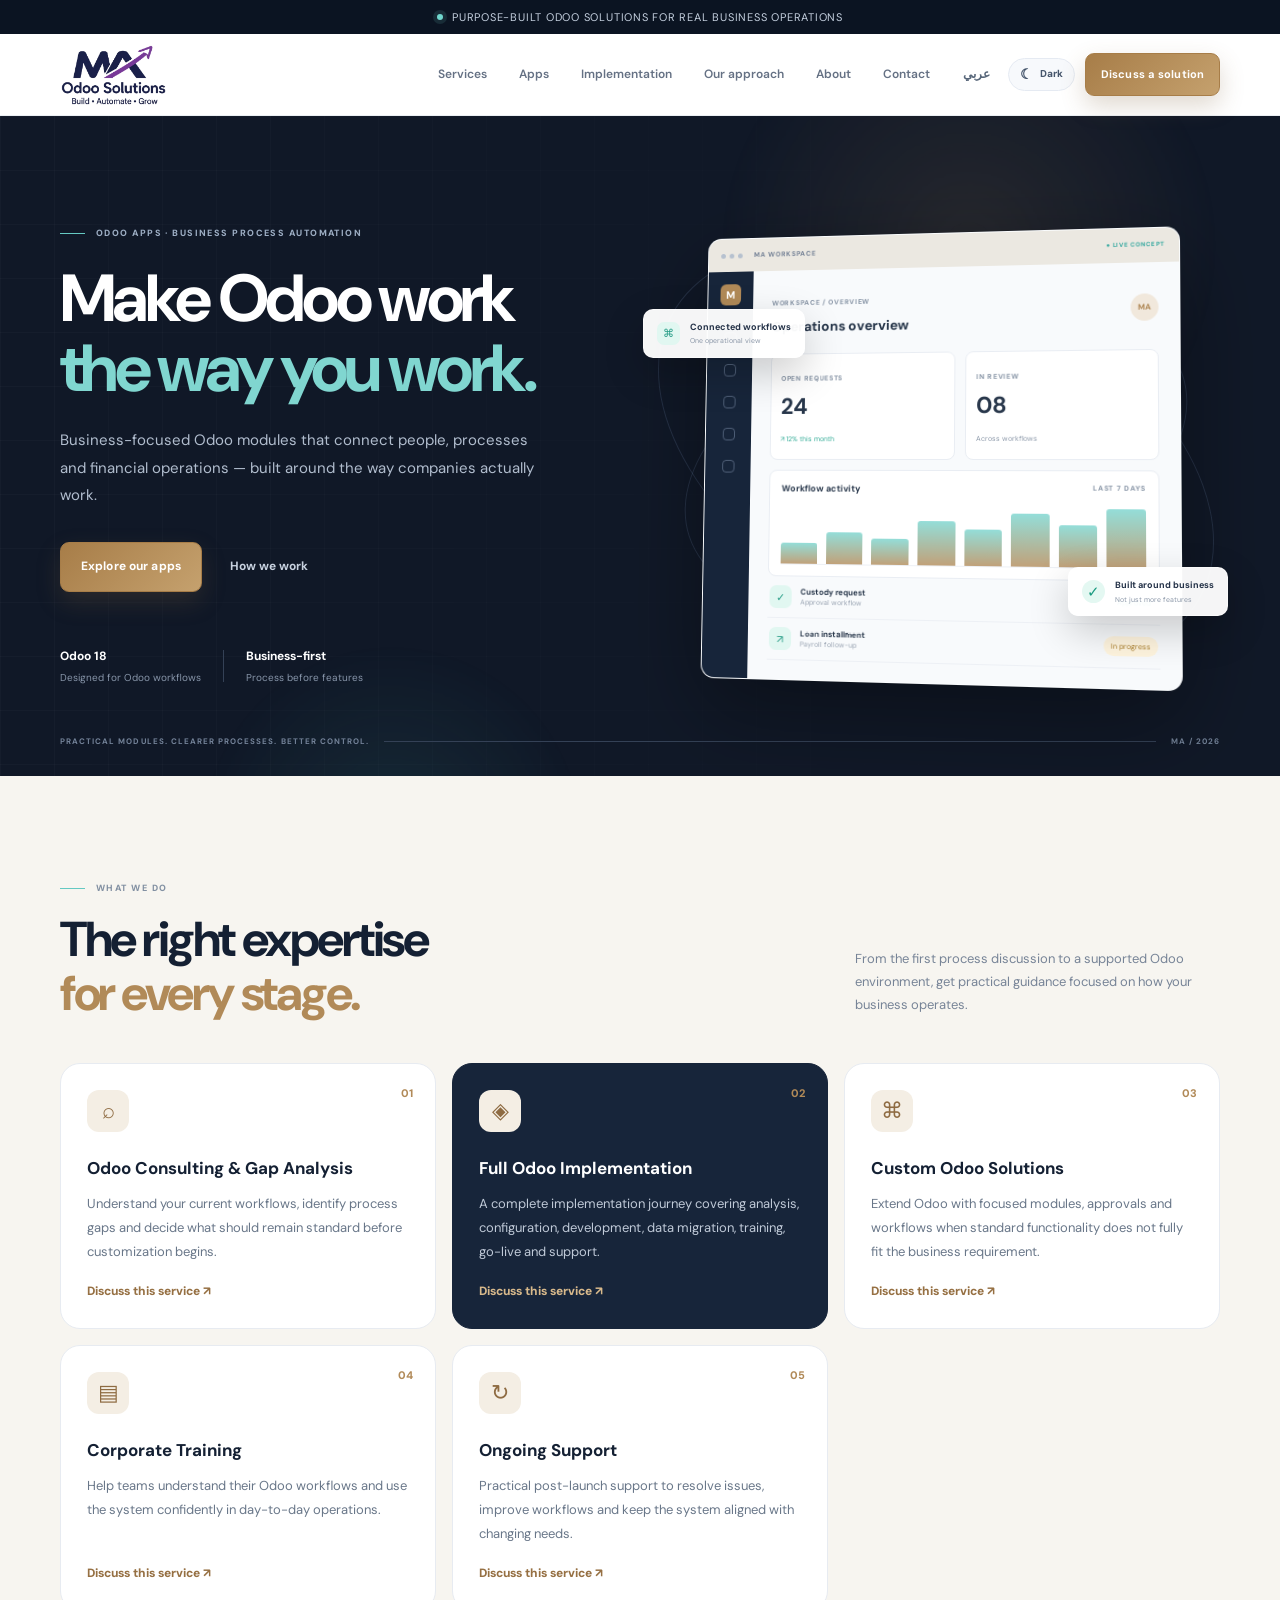
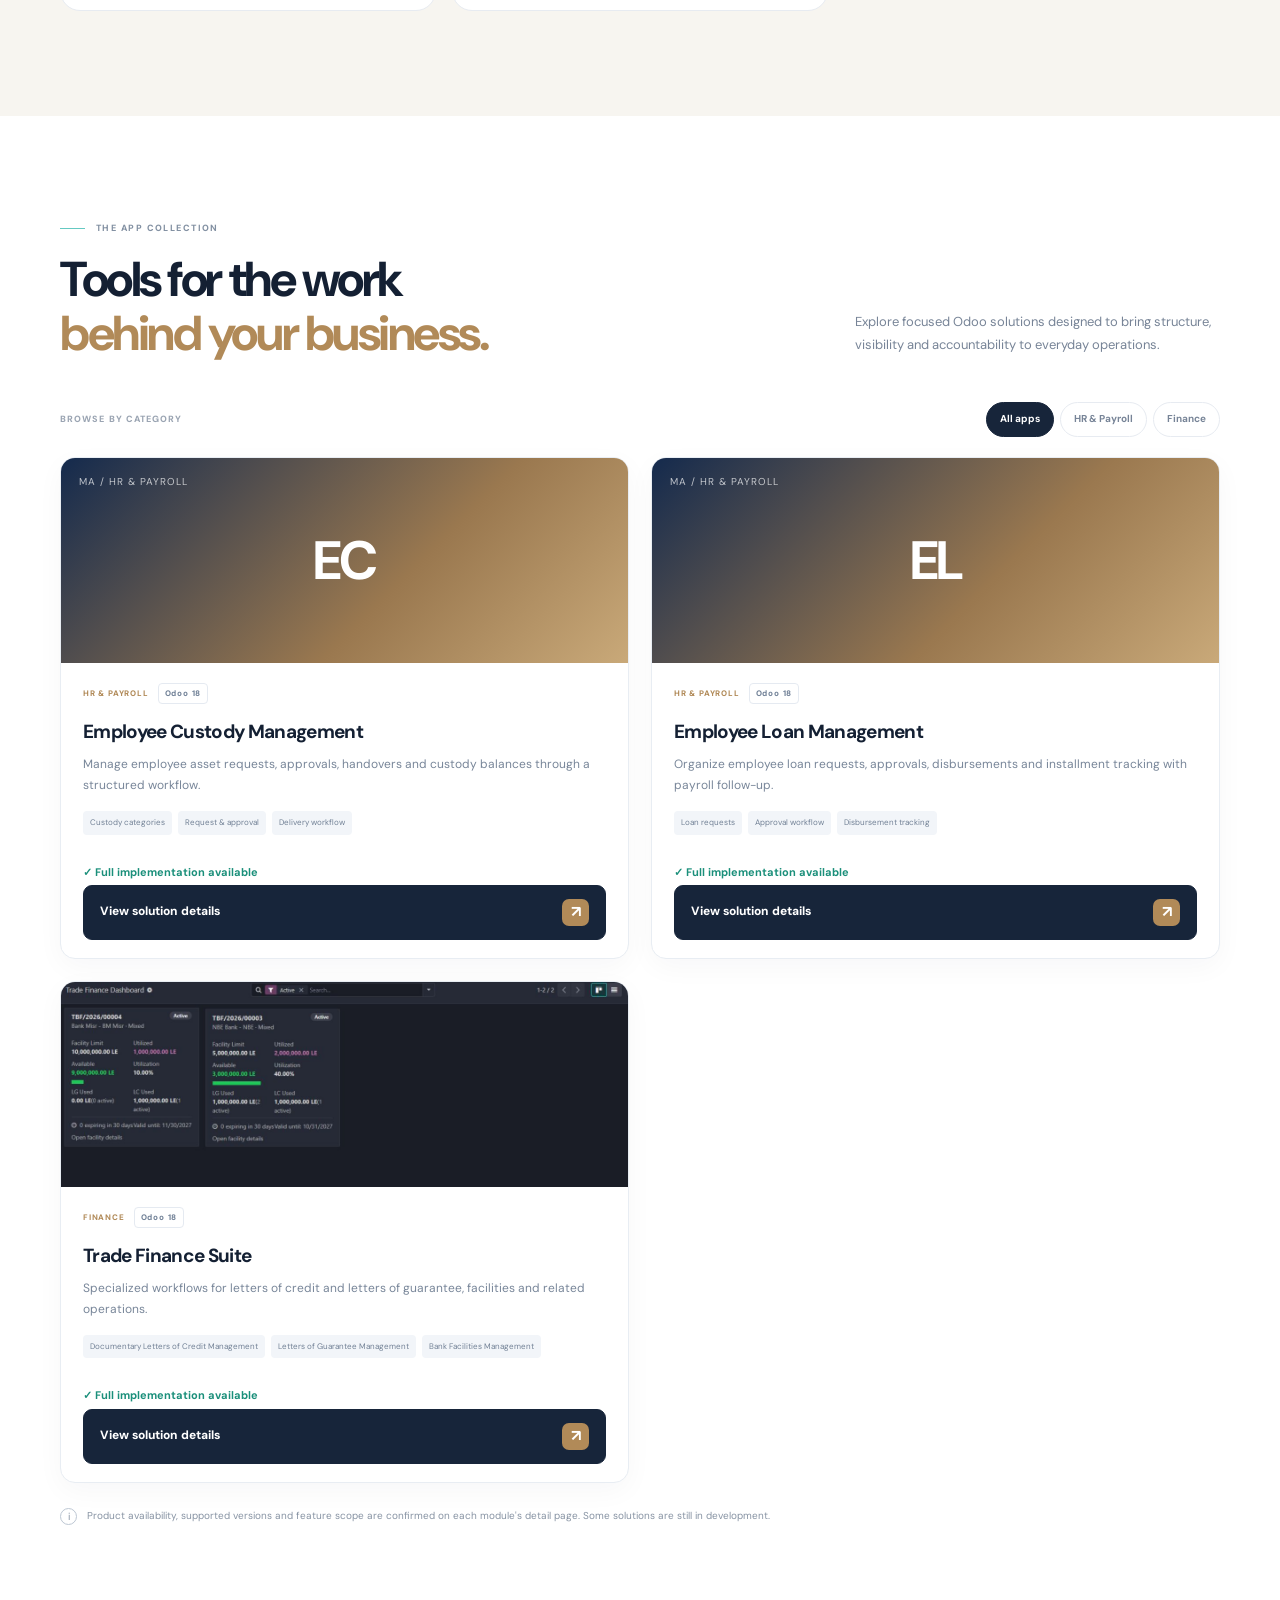
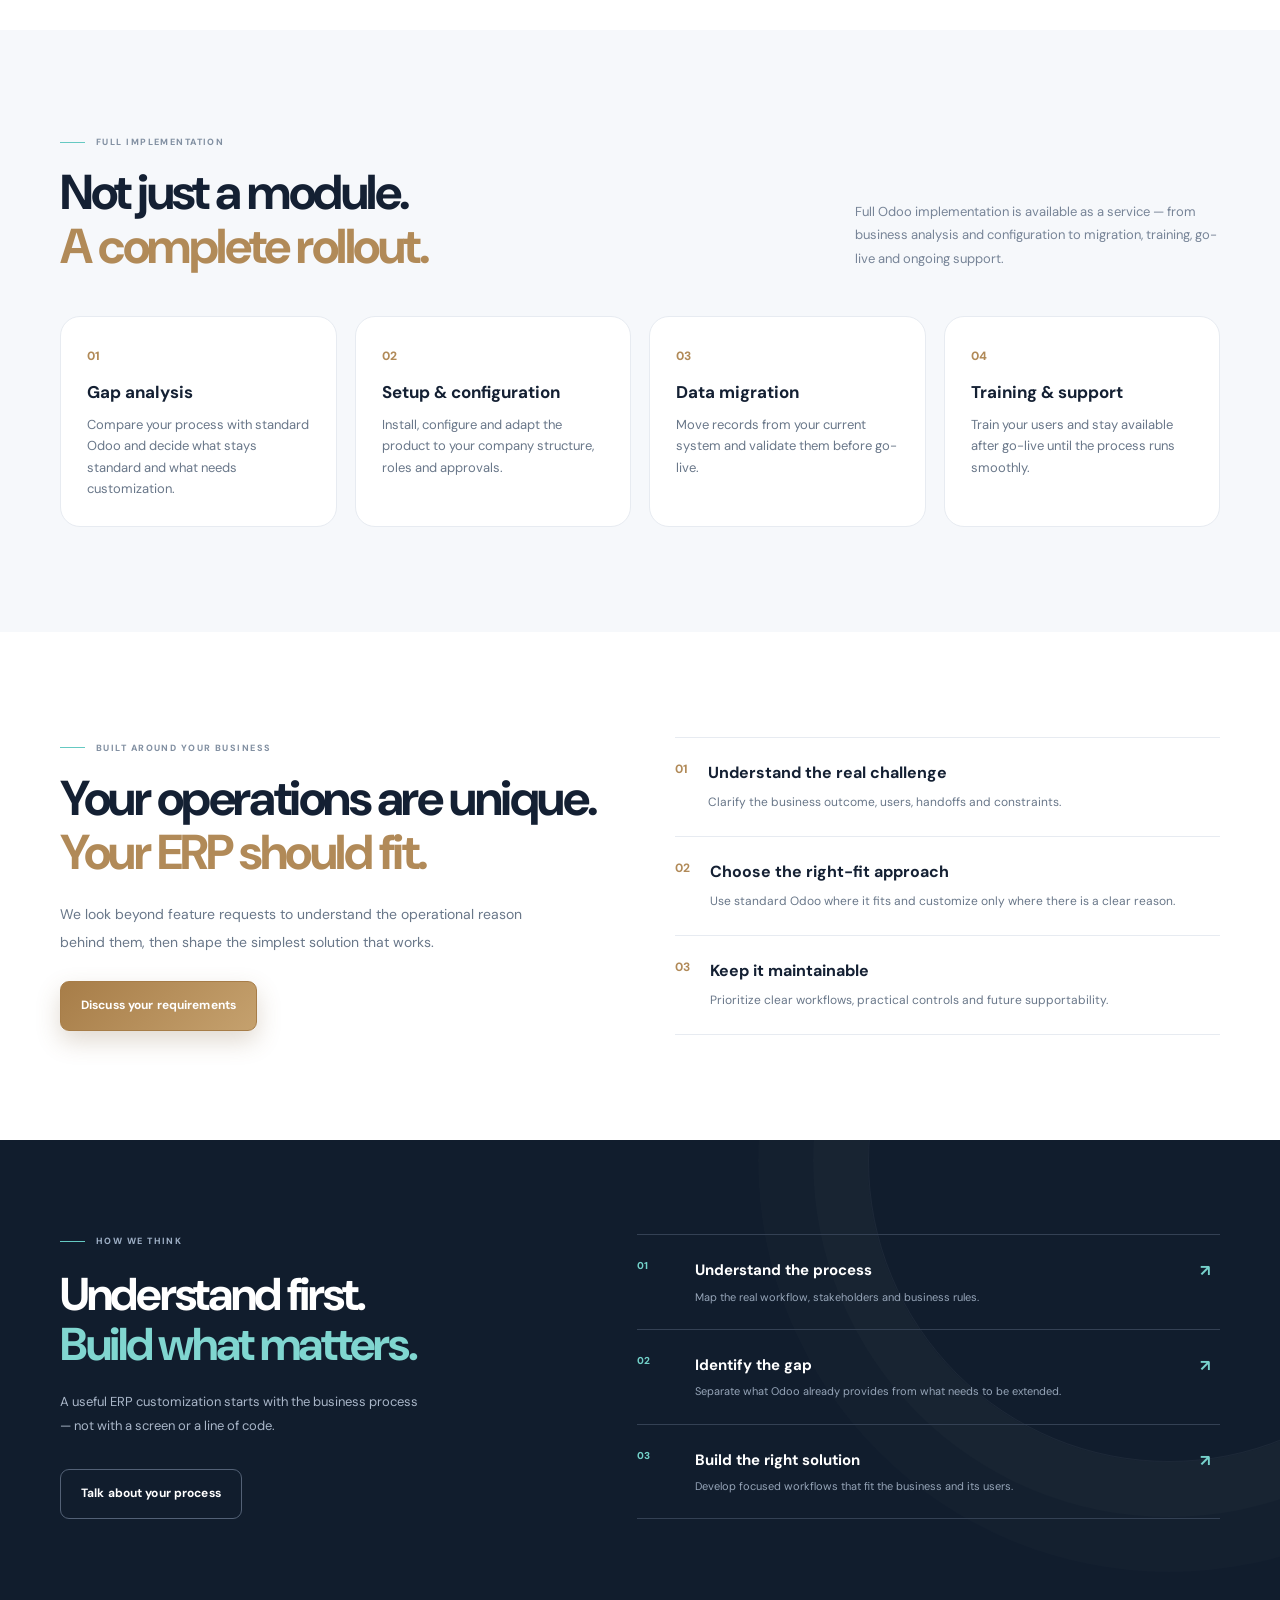
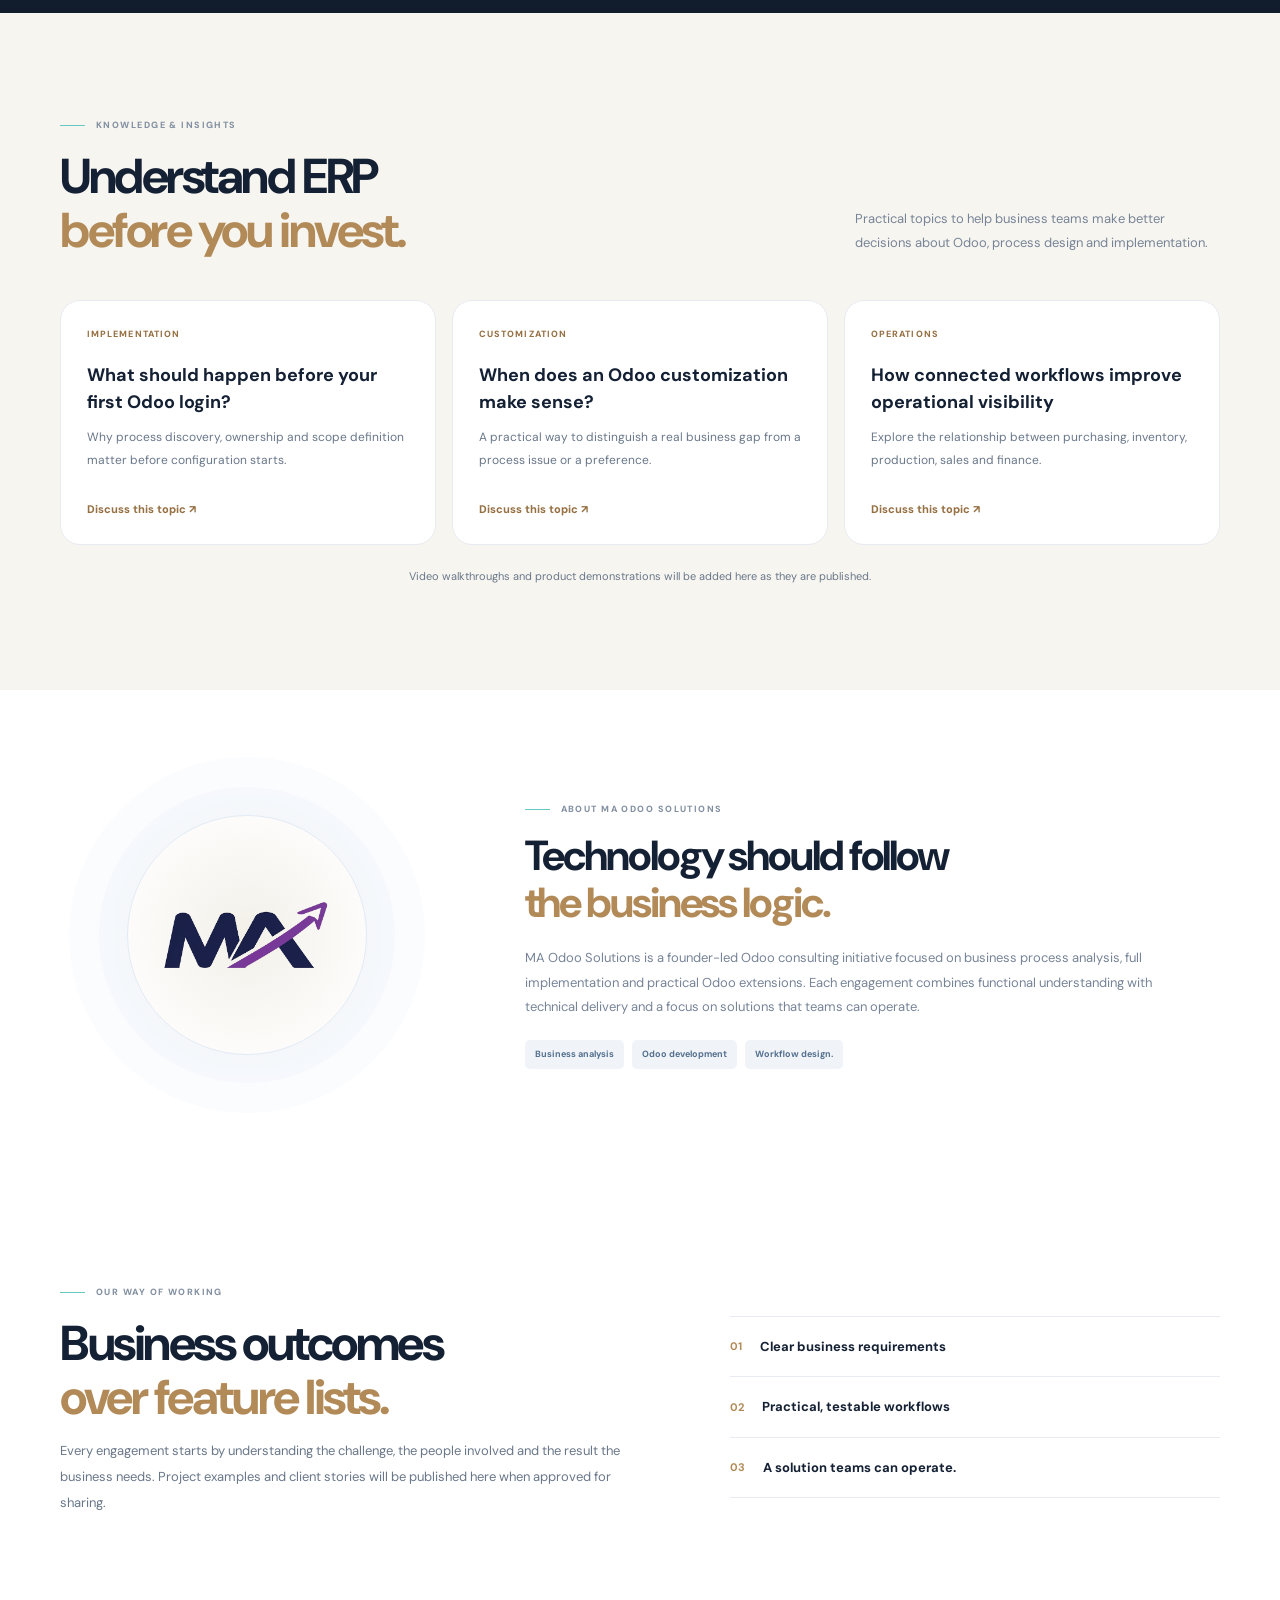
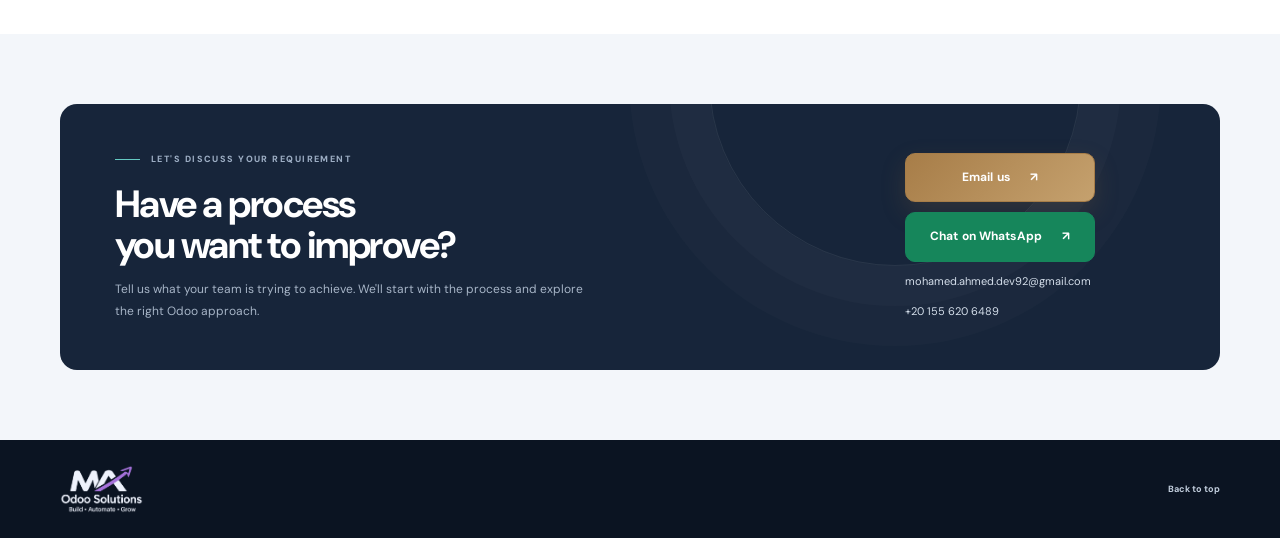
<file: index.html>
<!doctype html>
<html lang="en" dir="ltr">
<head>
  <meta charset="utf-8">
  <meta name="viewport" content="width=device-width, initial-scale=1">
  <meta name="theme-color" content="#101827">
  <meta name="description" content="MA Odoo Solutions — practical Odoo apps and business-focused ERP workflows.">
  <title>MA Odoo Solutions | Odoo Apps & Business Workflows</title>
  <link rel="preconnect" href="https://fonts.googleapis.com">
  <link rel="preconnect" href="https://fonts.gstatic.com" crossorigin>
  <link href="https://fonts.googleapis.com/css2?family=DM+Sans:wght@400;500;600;700;800&family=Cairo:wght@400;500;600;700;800&display=swap" rel="stylesheet">
  <link rel="stylesheet" href="assets/styles.css?v=7">
  <link rel="stylesheet" href="assets/extra.css?v=7">
  <!-- Google Analytics 4 -->
  <script async src="https://www.googletagmanager.com/gtag/js?id=G-KVX2WXMJ0E"></script>
  <script>
    window.dataLayer = window.dataLayer || [];
    function gtag(){dataLayer.push(arguments);}
    gtag('js', new Date());
    gtag('config', 'G-KVX2WXMJ0E');
  </script>
<link rel="icon" type="image/png" href="assets/favicon.png">
</head>
<body>
  <div class="announcement"><span class="announcement-dot"></span><span data-i18n="announcement">Purpose-built Odoo solutions for real business operations</span></div>
  <header class="site-header">
    <div class="container nav-wrap">
      <a class="brand" href="#top" aria-label="MA Odoo Solutions home">
        <img class="brand-logo logo-on-light" src="assets/logo.png" alt="MA Odoo Solutions"><img class="brand-logo logo-on-dark" src="assets/logo-light.png" alt="" aria-hidden="true">
      </a>
      <button class="mobile-menu" id="mobileMenu" aria-label="Open menu">☰</button>
      <nav class="main-nav" id="mainNav">
        <a href="#services" data-i18n="navServices">Services</a>
        <a href="#apps" data-i18n="navApps">Apps</a>
        <a href="#implementation" data-i18n="navImpl">Implementation</a>
        <a href="#approach" data-i18n="navApproach">Our approach</a>
        <a href="#about" data-i18n="navAbout">About</a>
        <a href="#contact" data-i18n="navContact">Contact</a>
      </nav>
      <div class="nav-actions">
        <button class="lang-switch" id="langToggle" type="button" aria-label="Switch language">عربي</button><button class="theme-switch" id="themeToggle" type="button" aria-label="Switch color theme" title="Switch color theme"><span class="theme-icon">☾</span><span class="theme-label">Dark</span></button>
        <a class="button button-small button-primary" href="#contact" data-i18n="navCta">Discuss a solution <span>↗</span></a>
      </div>
    </div>
  </header>

  <main id="top">
    <section class="hero">
      <div class="hero-glow glow-one"></div><div class="hero-glow glow-two"></div>
      <div class="container hero-grid">
        <div class="hero-copy">
          <div class="eyebrow"><span class="eyebrow-line"></span><span data-i18n="heroEyebrow">ODOO APPS · BUSINESS PROCESS AUTOMATION</span></div>
          <h1 data-i18n="heroTitle">Make Odoo work<br><em>the way you work.</em></h1>
          <p class="hero-lead" data-i18n="heroLead">Business-focused Odoo modules that connect people, processes and financial operations — built around the way companies actually work.</p>
          <div class="hero-actions">
            <a class="button button-primary" href="#apps" data-i18n="exploreApps">Explore our apps <span>↘</span></a>
            <a class="text-link" href="#approach" data-i18n="howWeWork">How we work <span>→</span></a>
          </div>
          <div class="hero-proof">
            <div class="proof-item"><strong>Odoo 18</strong><span data-i18n="proofVersion">Designed for Odoo workflows</span></div>
            <div class="proof-divider"></div>
            <div class="proof-item"><strong>Business-first</strong><span data-i18n="proofBusiness">Process before features</span></div>
          </div>
        </div>
        <div class="hero-visual" aria-label="Abstract ERP application dashboard illustration">
          <div class="visual-orbit orbit-a"></div><div class="visual-orbit orbit-b"></div>
          <div class="dashboard-window">
            <div class="window-top"><div class="window-dots"><i></i><i></i><i></i></div><span data-i18n="dashWorkspace">MA WORKSPACE</span><span class="window-status" data-i18n="dashLive">● LIVE CONCEPT</span></div>
            <div class="dash-body">
              <aside class="dash-sidebar"><div class="dash-logo">M</div><b></b><b></b><b></b><b></b><b></b></aside>
              <div class="dash-main">
                <div class="dash-heading"><div><small data-i18n="dashOverviewLabel">WORKSPACE / OVERVIEW</small><h3 data-i18n="dashOverview">Operations overview</h3></div><div class="avatar">MA</div></div>
                <div class="metric-row"><div class="metric"><small data-i18n="dashOpenRequests">OPEN REQUESTS</small><strong>24</strong><span class="metric-up" data-i18n="dashMonth">↗ 12% this month</span></div><div class="metric"><small data-i18n="dashInReview">IN REVIEW</small><strong>08</strong><span class="metric-neutral" data-i18n="dashAcross">Across workflows</span></div></div>
                <div class="chart-card"><div class="chart-head"><b data-i18n="dashActivity">Workflow activity</b><small data-i18n="dashLastDays">LAST 7 DAYS</small></div><div class="chart-bars"><i style="height:35%"></i><i style="height:54%"></i><i style="height:44%"></i><i style="height:75%"></i><i style="height:61%"></i><i style="height:88%"></i><i style="height:70%"></i><i style="height:96%"></i></div></div>
                <div class="task-row"><span class="task-icon">✓</span><span><b data-i18n="dashCustody">Custody request</b><small data-i18n="dashApproval">Approval workflow</small></span><em data-i18n="dashApproved">Approved</em></div>
                <div class="task-row"><span class="task-icon task-bronze">↗</span><span><b data-i18n="dashInstallment">Loan installment</b><small data-i18n="dashPayroll">Payroll follow-up</small></span><em class="pending" data-i18n="dashProgress">In progress</em></div>
              </div>
            </div>
          </div>
          <div class="floating-chip chip-left"><span class="chip-icon">⌘</span><span><b data-i18n="dashConnected">Connected workflows</b><small data-i18n="dashOneView">One operational view</small></span></div>
          <div class="floating-chip chip-right"><span class="chip-check">✓</span><span><b data-i18n="dashBuilt">Built around business</b><small data-i18n="dashNotFeatures">Not just more features</small></span></div>
        </div>
      </div>
      <div class="container hero-bottom"><span data-i18n="heroBottom">PRACTICAL MODULES. CLEARER PROCESSES. BETTER CONTROL.</span><div class="hero-bottom-line"></div><span>MA / 2026</span></div>
    </section>

    <section class="section services-section" id="services">
      <div class="container">
        <div class="section-heading"><div><div class="eyebrow dark"><span class="eyebrow-line"></span><span data-i18n="servicesEyebrow">WHAT WE DO</span></div><h2 data-i18n="servicesTitle">The right expertise<br><em>for every stage.</em></h2></div><p data-i18n="servicesIntro">From the first process discussion to a supported Odoo environment, get practical guidance focused on how your business operates.</p></div>
        <div class="service-grid">
          <article class="service-card"><span class="service-no">01</span><div class="service-icon">⌕</div><h3 data-i18n="service1Title">Odoo Consulting & Gap Analysis</h3><p data-i18n="service1Text">Understand your current workflows, identify process gaps and decide what should remain standard before customization begins.</p><a href="#contact" class="service-link" data-i18n="serviceLink">Discuss this service ↗</a></article>
          <article class="service-card featured"><span class="service-no">02</span><div class="service-icon">◈</div><h3 data-i18n="service2Title">Full Odoo Implementation</h3><p data-i18n="service2Text">A complete implementation journey covering analysis, configuration, development, data migration, training, go-live and support.</p><a href="#implementation" class="service-link" data-i18n="serviceLink">Discuss this service ↗</a></article>
          <article class="service-card"><span class="service-no">03</span><div class="service-icon">⌘</div><h3 data-i18n="service3Title">Custom Odoo Solutions</h3><p data-i18n="service3Text">Extend Odoo with focused modules, approvals and workflows when standard functionality does not fully fit the business requirement.</p><a href="#tailored" class="service-link" data-i18n="serviceLink">Discuss this service ↗</a></article>
          <article class="service-card"><span class="service-no">04</span><div class="service-icon">▤</div><h3 data-i18n="service4Title">Corporate Training</h3><p data-i18n="service4Text">Help teams understand their Odoo workflows and use the system confidently in day-to-day operations.</p><a href="#contact" class="service-link" data-i18n="serviceLink">Discuss this service ↗</a></article>
          <article class="service-card"><span class="service-no">05</span><div class="service-icon">↻</div><h3 data-i18n="service5Title">Ongoing Support</h3><p data-i18n="service5Text">Practical post-launch support to resolve issues, improve workflows and keep the system aligned with changing needs.</p><a href="#contact" class="service-link" data-i18n="serviceLink">Discuss this service ↗</a></article>
        </div>
      </div>
    </section>

    <section class="section apps-section" id="apps">
      <div class="container">
        <div class="section-heading">
          <div><div class="eyebrow dark"><span class="eyebrow-line"></span><span data-i18n="appsEyebrow">THE APP COLLECTION</span></div><h2 data-i18n="appsTitle">Tools for the work<br><em>behind your business.</em></h2></div>
          <p data-i18n="appsIntro">Explore focused Odoo solutions designed to bring structure, visibility and accountability to everyday operations.</p>
        </div>
        <div class="filter-row"><span data-i18n="filterLabel">BROWSE BY CATEGORY</span><div class="filters" id="filters"></div></div>
        <div class="app-grid" id="appGrid"></div>
        <div class="apps-footnote"><span class="footnote-icon">i</span><span data-i18n="appsDisclaimer">Product availability, supported versions and feature scope are confirmed on each module's detail page. Some solutions are still in development.</span></div>
      </div>
    </section>

    <section class="section impl-section" id="implementation">
      <div class="container">
        <div class="section-heading"><div><div class="eyebrow dark"><span class="eyebrow-line"></span><span data-i18n="implEyebrow">FULL IMPLEMENTATION</span></div><h2 data-i18n="implTitle">Not just a module.<br><em>A complete rollout.</em></h2></div><p data-i18n="implIntro">Every product can be delivered as a full implementation — from analysis to go-live and support — not only as code.</p></div>
        <div class="impl-grid">
          <article><span>01</span><h3 data-i18n="impl1">Gap analysis</h3><p data-i18n="impl1d">Compare your process with standard Odoo and decide what stays standard and what needs customization.</p></article>
          <article><span>02</span><h3 data-i18n="impl2">Setup & configuration</h3><p data-i18n="impl2d">Install, configure and adapt the product to your company structure, roles and approvals.</p></article>
          <article><span>03</span><h3 data-i18n="impl3">Data migration</h3><p data-i18n="impl3d">Move records from your current system and validate them before go-live.</p></article>
          <article><span>04</span><h3 data-i18n="impl4">Training & support</h3><p data-i18n="impl4d">Train your users and stay available after go-live until the process runs smoothly.</p></article>
        </div>
      </div>
    </section>

    <section class="section tailored-section" id="tailored">
      <div class="container tailored-grid">
        <div class="tailored-copy"><div class="eyebrow dark"><span class="eyebrow-line"></span><span data-i18n="tailoredEyebrow">BUILT AROUND YOUR BUSINESS</span></div><h2 data-i18n="tailoredTitle">Your operations are unique.<br><em>Your ERP should fit.</em></h2><p data-i18n="tailoredIntro">We look beyond feature requests to understand the operational reason behind them, then shape the simplest solution that works.</p><a class="button button-primary" href="#contact" data-i18n="tailoredCta">Discuss your requirements <span>↗</span></a></div>
        <div class="tailored-points"><article><b>01</b><div><h3 data-i18n="tailored1Title">Understand the real challenge</h3><p data-i18n="tailored1Text">Clarify the business outcome, users, handoffs and constraints.</p></div></article><article><b>02</b><div><h3 data-i18n="tailored2Title">Choose the right-fit approach</h3><p data-i18n="tailored2Text">Use standard Odoo where it fits and customize only where there is a clear reason.</p></div></article><article><b>03</b><div><h3 data-i18n="tailored3Title">Keep it maintainable</h3><p data-i18n="tailored3Text">Prioritize clear workflows, practical controls and future supportability.</p></div></article></div>
      </div>
    </section>

    <section class="process-section" id="approach">
      <div class="container process-grid">
        <div><div class="eyebrow"><span class="eyebrow-line"></span><span data-i18n="approachEyebrow">HOW WE THINK</span></div><h2 data-i18n="approachTitle">Understand first.<br><em>Build what matters.</em></h2><p class="process-lead" data-i18n="approachLead">A useful ERP customization starts with the business process — not with a screen or a line of code.</p><a class="button button-outline-light" href="#contact" data-i18n="talkProcess">Talk about your process <span>↗</span></a></div>
        <div class="process-steps">
          <div class="process-step"><span>01</span><div><h3 data-i18n="step1Title">Understand the process</h3><p data-i18n="step1Text">Map the real workflow, stakeholders and business rules.</p></div><b>↗</b></div>
          <div class="process-step"><span>02</span><div><h3 data-i18n="step2Title">Identify the gap</h3><p data-i18n="step2Text">Separate what Odoo already provides from what needs to be extended.</p></div><b>↗</b></div>
          <div class="process-step"><span>03</span><div><h3 data-i18n="step3Title">Build the right solution</h3><p data-i18n="step3Text">Develop focused workflows that fit the business and its users.</p></div><b>↗</b></div>
        </div>
      </div>
    </section>

    <section class="section knowledge-section" id="knowledge">
      <div class="container">
        <div class="section-heading"><div><div class="eyebrow dark"><span class="eyebrow-line"></span><span data-i18n="knowledgeEyebrow">KNOWLEDGE & INSIGHTS</span></div><h2 data-i18n="knowledgeTitle">Understand ERP<br><em>before you invest.</em></h2></div><p data-i18n="knowledgeIntro">Practical topics to help business teams make better decisions about Odoo, process design and implementation.</p></div>
        <div class="knowledge-grid">
          <article class="knowledge-card"><span class="knowledge-tag" data-i18n="knowledgeTag1">IMPLEMENTATION</span><h3 data-i18n="knowledge1Title">What should happen before your first Odoo login?</h3><p data-i18n="knowledge1Text">Why process discovery, ownership and scope definition matter before configuration starts.</p><a href="#contact" data-i18n="knowledgeLink">Discuss this topic ↗</a></article>
          <article class="knowledge-card"><span class="knowledge-tag" data-i18n="knowledgeTag2">CUSTOMIZATION</span><h3 data-i18n="knowledge2Title">When does an Odoo customization make sense?</h3><p data-i18n="knowledge2Text">A practical way to distinguish a real business gap from a process issue or a preference.</p><a href="#contact" data-i18n="knowledgeLink">Discuss this topic ↗</a></article>
          <article class="knowledge-card"><span class="knowledge-tag" data-i18n="knowledgeTag3">OPERATIONS</span><h3 data-i18n="knowledge3Title">How connected workflows improve operational visibility</h3><p data-i18n="knowledge3Text">Explore the relationship between purchasing, inventory, production, sales and finance.</p><a href="#contact" data-i18n="knowledgeLink">Discuss this topic ↗</a></article>
        </div>
        <p class="knowledge-note" data-i18n="knowledgeNote">Video walkthroughs and product demonstrations will be added here as they are published.</p>
      </div>
    </section>

    <section class="about-section section" id="about">
      <div class="container about-grid">
        <div class="about-mark"><img class="about-logo logo-on-light" src="assets/mark.png" alt="MA"><img class="about-logo logo-on-dark" src="assets/mark-light.png" alt="" aria-hidden="true"><div class="about-ring"></div></div>
        <div class="about-copy"><div class="eyebrow dark"><span class="eyebrow-line"></span><span data-i18n="aboutEyebrow">ABOUT MA ODOO SOLUTIONS</span></div><h2 data-i18n="aboutTitle">Technology should follow<br><em>the business logic.</em></h2><p data-i18n="aboutText">MA Odoo Solutions is an independent initiative focused on designing and developing Odoo extensions that address practical business requirements. The approach combines process understanding, functional analysis and technical implementation.</p><div class="about-values"><span data-i18n="aboutValue1">Business analysis</span><span data-i18n="aboutValue2">Odoo development</span><span data-i18n="aboutValue3">Workflow design</span></div></div>
      </div>
    </section>

    <section class="section stories-section" id="stories">
      <div class="container stories-inner"><div><div class="eyebrow dark"><span class="eyebrow-line"></span><span data-i18n="storiesEyebrow">OUR WAY OF WORKING</span></div><h2 data-i18n="storiesTitle">Business outcomes<br><em>over feature lists.</em></h2><p data-i18n="storiesText">Every engagement starts by understanding the challenge, the people involved and the result the business needs. Project examples and client stories will be published here when approved for sharing.</p></div><div class="stories-principles"><div><b>01</b><span data-i18n="story1">Clear business requirements</span></div><div><b>02</b><span data-i18n="story2">Practical, testable workflows</span></div><div><b>03</b><span data-i18n="story3">A solution teams can operate</span></div></div></div>
    </section>

    <section class="contact-section" id="contact">
      <div class="container contact-box">
        <div><div class="eyebrow"><span class="eyebrow-line"></span><span data-i18n="contactEyebrow">LET'S DISCUSS YOUR REQUIREMENT</span></div><h2 data-i18n="contactTitle">Have a process<br>you want to improve?</h2><p data-i18n="contactText">Tell us what your team is trying to achieve. We'll start with the process and explore the right Odoo approach.</p></div>
        <div class="contact-actions">
          <a class="button button-primary" id="emailCta" href="mailto:mohamed.ahmed.dev92@gmail.com?subject=Odoo%20Solution%20Inquiry"><span data-i18n="emailUs">Email us</span> <b>↗</b></a>
          <a class="button button-whatsapp" href="https://wa.me/201556206489" target="_blank" rel="noopener noreferrer"><span data-i18n="whatsappUs">WhatsApp us</span> <b>↗</b></a>
          <p class="contact-detail"><a href="mailto:mohamed.ahmed.dev92@gmail.com">mohamed.ahmed.dev92@gmail.com</a></p>
          <p class="contact-detail"><a href="https://wa.me/201556206489" target="_blank" rel="noopener noreferrer">+20 155 620 6489</a></p>
        </div>
      </div>
    </section>
  </main>
  <footer class="site-footer"><div class="container footer-wrap"><a class="brand footer-brand" href="#top"><img class="brand-logo logo-foot" src="assets/logo-light.png" alt="MA Odoo Solutions"><a href="#top" class="back-top" data-i18n="backTop">Back to top ↑</a></div></footer>
  <script src="assets/site.js"></script>
  <script src="assets/store.js"></script>
</body>
</html>
</file>
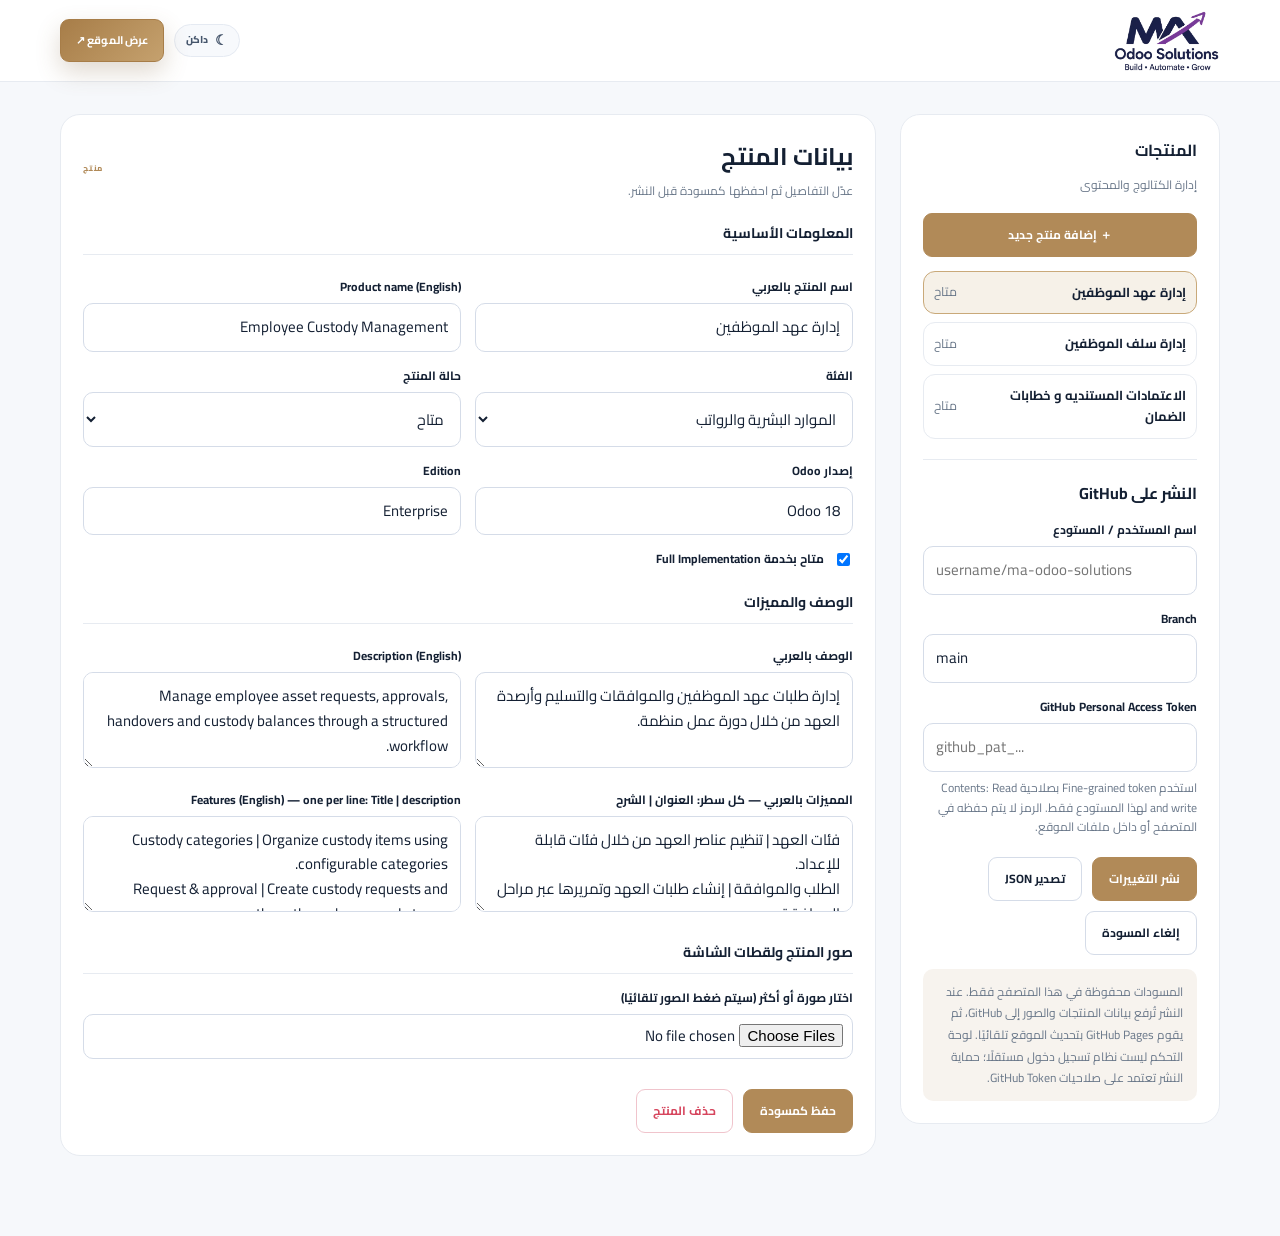
<file: admin.html>
<!doctype html>
<html lang="ar" dir="rtl">
<head>
<meta charset="utf-8"><meta name="viewport" content="width=device-width,initial-scale=1">
<meta name="robots" content="noindex,nofollow"><meta name="theme-color" content="#101827">
<title>لوحة التحكم | MA Odoo Solutions</title>
<link href="https://fonts.googleapis.com/css2?family=Cairo:wght@400;500;600;700;800&display=swap" rel="stylesheet">
<link rel="stylesheet" href="assets/styles.css?v=7"><link rel="stylesheet" href="assets/extra.css?v=7">
<style>
body{font-family:Cairo,sans-serif;background:var(--paper)}.admin-top{border-bottom:1px solid var(--line);background:var(--surface, #fff)}
.admin-top .nav-wrap{min-height:76px}.admin-top-actions{display:flex;gap:10px;align-items:center}
.admin-wrap{align-items:start}.admin-sidebar{position:sticky;top:95px}.admin-sidebar h2{font-size:16px;margin:0 0 12px}
.admin-list .item{transition:.18s}.admin-list .item:hover{border-color:var(--blue);transform:translateY(-1px)}
.admin-list .item small{white-space:nowrap}.admin-head{display:flex;align-items:center;justify-content:space-between;gap:14px;margin-bottom:18px}
.admin-head h1{font-size:24px;margin:0}.admin-head p{font-size:12px;color:var(--muted);margin:4px 0 0}
.admin-section-title{font-size:14px;margin:22px 0 8px;padding-bottom:9px;border-bottom:1px solid var(--line)}
.admin-wrap input[type=checkbox]{width:auto}.admin-wrap input[type=file]{padding:9px}
.thumbs .thumb{width:132px}.thumbs .thumb img{width:132px;height:84px}.thumbs .thumb span{display:block;font-size:10px;color:var(--muted);margin-top:3px;overflow-wrap:anywhere}
.admin-empty{padding:30px;text-align:center;color:var(--muted);border:1px dashed var(--line);border-radius:12px}
.admin-notice{padding:12px 14px;border-radius:10px;background:rgba(177,138,88,.10);font-size:12px;color:var(--muted);line-height:1.8;margin-top:14px}
.admin-wrap .btn2:disabled{opacity:.5;cursor:not-allowed}
:root[data-theme="dark"] .admin-top{background:#101b2d;border-color:#22324b}
:root[data-theme="dark"] .admin-wrap .panel{background:#121f33;border-color:#22324b}
:root[data-theme="dark"] .admin-wrap input,:root[data-theme="dark"] .admin-wrap textarea,:root[data-theme="dark"] .admin-wrap select{background:#0d1728;border-color:#34445e;color:#e8eef8}
:root[data-theme="dark"] .admin-list .item.sel{background:#332b20}
:root[data-theme="dark"] .admin-notice{background:#332b20;color:#c4d2e6}
@media(max-width:860px){.admin-sidebar{position:static}.admin-head{align-items:flex-start;flex-direction:column}}
</style>
<link rel="icon" type="image/png" href="assets/favicon.png">
</head>
<body class="arabic">
<header class="site-header admin-top"><div class="container nav-wrap">
<a class="brand" href="index.html"><img class="brand-logo logo-on-light" src="assets/logo.png" alt="MA Odoo Solutions"><img class="brand-logo logo-on-dark" src="assets/logo-light.png" alt="" aria-hidden="true"></a>
<div class="admin-top-actions"><button class="theme-switch" id="themeToggle" type="button"><span class="theme-icon">☾</span><span class="theme-label">Dark</span></button><a class="button button-small button-primary" href="index.html">عرض الموقع ↗</a></div>
</div></header>
<main class="container admin-wrap">
<aside class="panel admin-sidebar">
<div class="admin-head"><div><h2>المنتجات</h2><p>إدارة الكتالوج والمحتوى</p></div></div>
<button class="btn2" id="newBtn" style="width:100%;background:var(--blue);color:#fff;border-color:var(--blue)">＋ إضافة منتج جديد</button>
<div class="admin-list" id="list" style="margin-top:14px"></div>
<hr style="border:0;border-top:1px solid var(--line);margin:20px 0">
<h2>النشر على GitHub</h2>
<label for="repo">اسم المستخدم / المستودع</label><input id="repo" placeholder="username/ma-odoo-solutions" dir="ltr" autocomplete="off">
<label for="branch">Branch</label><input id="branch" value="main" dir="ltr" autocomplete="off">
<label for="token">GitHub Personal Access Token</label><input id="token" type="password" dir="ltr" placeholder="github_pat_..." autocomplete="new-password">
<p class="hint">استخدم Fine-grained token بصلاحية Contents: Read and write لهذا المستودع فقط. الرمز لا يتم حفظه في المتصفح أو داخل ملفات الموقع.</p>
<div class="btns"><button class="btn2" id="pubBtn" style="background:var(--blue);color:#fff;border-color:var(--blue)">نشر التغييرات</button><button class="btn2" id="expBtn">تصدير JSON</button><button class="btn2" id="resetBtn">إلغاء المسودة</button></div>
<div id="msg" role="status" aria-live="polite"></div>
<div class="admin-notice">المسودات محفوظة في هذا المتصفح فقط. عند النشر تُرفع بيانات المنتجات والصور إلى GitHub، ثم يقوم GitHub Pages بتحديث الموقع تلقائيًا. لوحة التحكم ليست نظام تسجيل دخول مستقلًا؛ حماية النشر تعتمد على صلاحيات GitHub Token.</div>
</aside>
<section class="panel" id="formPanel"><div class="admin-empty">جاري تحميل المنتجات…</div></section>
</main>
<script src="assets/site.js"></script>
<script>
'use strict';
const CATS={hr:'الموارد البشرية والرواتب',finance:'التمويل والتجارة',operations:'العمليات',other:'أخرى'};
let items=[],cur=null,busy=false;const $=id=>document.getElementById(id);
const esc=s=>String(s??'').replace(/[&<>"']/g,c=>({'&':'&amp;','<':'&lt;','>':'&gt;','"':'&quot;',"'":'&#39;'}[c]));
const msg=(t,ok=true)=>{$('msg').textContent=t;$('msg').style.color=ok?'#1a8f7a':'#d6455d'};
const draft=()=>localStorage.setItem('ma-draft',JSON.stringify(items));
const makeSlug=s=>String(s||'product').normalize('NFKD').toLowerCase().replace(/[^a-z0-9]+/g,'-').replace(/^-|-$/g,'').slice(0,45)||'product';
async function init(){
 const d=localStorage.getItem('ma-draft');
 if(d){try{items=JSON.parse(d)}catch{localStorage.removeItem('ma-draft')}}
 if(!items.length){try{const r=await fetch('data/products.json?v='+Date.now());if(!r.ok)throw Error('HTTP '+r.status);items=await r.json()}catch(e){items=[];msg('تعذر تحميل المنتجات: '+e.message,false)}}
 $('repo').value=localStorage.getItem('ma-repo')||'';
 $('branch').value=localStorage.getItem('ma-branch')||'main';
 cur=items[0]?.id||null;render();
}
function render(){
 $('list').innerHTML=items.map(p=>`<div class="item ${p.id===cur?'sel':''}" data-id="${esc(p.id)}"><b>${esc(p.nameAr||p.nameEn||p.id)}</b><small>${p.status==='coming'?'قيد التطوير':'متاح'}</small></div>`).join('')||'<p class="hint">لا توجد منتجات حتى الآن.</p>';
 document.querySelectorAll('.admin-list .item').forEach(e=>e.onclick=()=>{cur=e.dataset.id;render()});
 form();
}
function field(k,label,type='input',value=null){
 const v=value===null?curProduct[k]:value;
 if(type==='textarea')return `<label for="f_${k}">${label}</label><textarea id="f_${k}">${esc(Array.isArray(v)?v.join('\n'):v)}</textarea>`;
 return `<label for="f_${k}">${label}</label><input id="f_${k}" value="${esc(v)}">`;
}
let curProduct=null;
function form(){
 curProduct=items.find(x=>x.id===cur);
 if(!curProduct){$('formPanel').innerHTML='<div class="admin-empty">اختار منتجًا من القائمة أو اضغط «إضافة منتج جديد».</div>';return}
 const p=curProduct;
 $('formPanel').innerHTML=`
 <div class="admin-head"><div><h1>بيانات المنتج</h1><p>عدّل التفاصيل ثم احفظها كمسودة قبل النشر.</p></div><span class="category-tag">${p.status==='coming'?'قيد التطوير':'منتج'}</span></div>
 <h3 class="admin-section-title">المعلومات الأساسية</h3>
 <div class="row2"><div>${field('nameAr','اسم المنتج بالعربي')}</div><div>${field('nameEn','Product name (English)')}</div></div>
 <div class="row2"><div><label for="f_category">الفئة</label><select id="f_category">${Object.entries(CATS).map(([k,v])=>`<option value="${k}" ${p.category===k?'selected':''}>${v}</option>`).join('')}</select></div><div><label for="f_status">حالة المنتج</label><select id="f_status"><option value="available" ${p.status!=='coming'?'selected':''}>متاح</option><option value="coming" ${p.status==='coming'?'selected':''}>قيد التطوير</option></select></div></div>
 <div class="row2"><div>${field('version','إصدار Odoo')}</div><div>${field('edition','Edition')}</div></div>
 <label style="display:flex;gap:9px;align-items:center"><input type="checkbox" id="f_implementation" ${p.implementation?'checked':''}> متاح بخدمة Full Implementation</label>
 <h3 class="admin-section-title">الوصف والمميزات</h3>
 <div class="row2"><div>${field('descAr','الوصف بالعربي','textarea')}</div><div>${field('descEn','Description (English)','textarea')}</div></div>
 <div class="row2"><div>${field('featuresAr','المميزات بالعربي — كل سطر: العنوان | الشرح','textarea')}</div><div>${field('featuresEn','Features (English) — one per line: Title | description','textarea')}</div></div>
 <h3 class="admin-section-title">صور المنتج ولقطات الشاشة</h3>
 <label for="shots">اختار صورة أو أكثر (سيتم ضغط الصور تلقائيًا)</label><input type="file" id="shots" accept="image/png,image/jpeg,image/webp" multiple>
 <div class="thumbs">${(p.screenshots||[]).map((s,i)=>`<div class="thumb"><img src="${esc(s)}" alt="لقطة شاشة ${i+1}"><button type="button" data-i="${i}" title="حذف الصورة" aria-label="حذف الصورة">×</button><span>${esc(s.split('/').pop())}</span></div>`).join('')}</div>
 <div class="btns"><button class="btn2" id="saveBtn" style="background:var(--blue);color:#fff;border-color:var(--blue)">حفظ كمسودة</button><button class="btn2 danger" id="delBtn">حذف المنتج</button></div>`;
 $('saveBtn').onclick=save;
 $('delBtn').onclick=()=>{if(confirm('هل أنت متأكد من حذف المنتج؟ لن يختفي من الموقع إلا بعد النشر.')){items=items.filter(x=>x.id!==cur);cur=items[0]?.id||null;draft();render();msg('تم حذف المنتج من المسودة. انشر التغييرات لتحديث الموقع.')}};
 document.querySelectorAll('.thumbs button').forEach(b=>b.onclick=()=>{save(false);p.screenshots.splice(+b.dataset.i,1);draft();form();msg('تم حذف الصورة من المسودة')});
 $('shots').onchange=async e=>{
  const files=[...e.target.files];if(!files.length)return;
  try{for(const file of files){if(file.size>12*1024*1024)throw Error('حجم الصورة أكبر من 12MB: '+file.name);p.screenshots=p.screenshots||[];p.screenshots.push(await shrink(file))}
   draft();form();msg('تمت إضافة الصور إلى المسودة. اضغط حفظ كمسودة لتأكيد باقي التعديلات.');
  }catch(err){msg(err.message,false)}
 };
}
function save(show=true){
 const p=curProduct;if(!p)return;
 const g=k=>$('f_'+k).value.trim(),lines=k=>g(k).split('\n').map(s=>s.trim()).filter(Boolean);
 Object.assign(p,{nameAr:g('nameAr'),nameEn:g('nameEn'),category:$('f_category').value,status:$('f_status').value,version:g('version'),edition:g('edition'),implementation:$('f_implementation').checked,descAr:g('descAr'),descEn:g('descEn'),featuresAr:lines('featuresAr'),featuresEn:lines('featuresEn')});
 if(!p.nameEn&&!p.nameAr){msg('اكتب اسم المنتج بالعربي أو الإنجليزي.',false);return false}
 draft();if(show){render();msg('تم الحفظ كمسودة. اضغط «نشر التغييرات» لإظهارها على الموقع.')}return true;
}
$('newBtn').onclick=()=>{
 const entered=prompt('اكتب اسم المنتج بالإنجليزية أو رمزًا مختصرًا:','new-product');if(entered===null)return;const base=makeSlug(entered);
 if(items.some(p=>p.id===base)){msg('المعرّف موجود بالفعل. اختر اسمًا مختلفًا.',false);return}
 const p={id:base,category:'hr',status:'available',version:'Odoo 18',edition:'Enterprise',implementation:true,nameAr:'',nameEn:'New product',descAr:'',descEn:'',featuresAr:[],featuresEn:[],screenshots:[]};
 items.push(p);cur=p.id;draft();render();
};
function shrink(file){return new Promise((resolve,reject)=>{const im=new Image,fr=new FileReader;fr.onerror=()=>reject(Error('تعذر قراءة الصورة'));fr.onload=()=>{im.onerror=()=>reject(Error('صيغة صورة غير مدعومة'));im.onload=()=>{const w=Math.min(1500,im.width),h=Math.round(im.height*w/im.width),c=document.createElement('canvas');c.width=w;c.height=h;c.getContext('2d').drawImage(im,0,0,w,h);resolve(c.toDataURL('image/jpeg',.8))};im.src=fr.result};fr.readAsDataURL(file)})}
$('expBtn').onclick=()=>{if(curProduct)save(false);const a=document.createElement('a'),u=URL.createObjectURL(new Blob([JSON.stringify(items,null,2)],{type:'application/json'}));a.href=u;a.download='products.json';a.click();URL.revokeObjectURL(u)};
$('resetBtn').onclick=()=>{if(confirm('إلغاء كل المسودات والعودة لآخر نسخة منشورة؟')){localStorage.removeItem('ma-draft');items=[];init()}};
const b64=s=>btoa(unescape(encodeURIComponent(s)));
async function ghPut(path,content,token,repo,branch){
 const headers={Authorization:'Bearer '+token,Accept:'application/vnd.github+json','X-GitHub-Api-Version':'2022-11-28'};
 const url=`https://api.github.com/repos/${repo}/contents/${path}`;
 let sha;const get=await fetch(url+'?ref='+encodeURIComponent(branch),{headers});
 if(get.ok)sha=(await get.json()).sha;else if(get.status!==404)throw Error('قراءة '+path+' فشلت: '+(await get.json()).message);
 const payload={message:'Update MA Odoo Solutions: '+path,content,branch,...(sha?{sha}:{})};
 const put=await fetch(url,{method:'PUT',headers,body:JSON.stringify(payload)});
 if(!put.ok)throw Error('رفع '+path+' فشل: '+((await put.json()).message||put.status));
}
$('pubBtn').onclick=async()=>{
 if(busy)return;
 if(curProduct&&!save(false))return;
 const repo=$('repo').value.trim(),branch=$('branch').value.trim()||'main',token=$('token').value.trim();
 if(!/^[^/\s]+\/[^/\s]+$/.test(repo))return msg('اكتب المستودع بالشكل username/repository.',false);
 if(!token)return msg('أدخل GitHub Token للنشر.',false);
 if(!items.length)return msg('لا توجد منتجات للنشر.',false);
 if(!confirm('سيتم تحديث بيانات المنتجات ورفع أي صور جديدة إلى المستودع '+repo+'. هل تريد المتابعة؟'))return;
 busy=true;$('pubBtn').disabled=true;msg('جاري تجهيز ورفع الملفات…');
 try{
  for(let pi=0;pi<items.length;pi++){
   const p=items[pi];p.screenshots=p.screenshots||[];
   for(let i=0;i<p.screenshots.length;i++){
    const s=p.screenshots[i];
    if(s.startsWith('data:')){
     const path=`assets/shots/${p.id}-${Date.now().toString(36)}-${i}.jpg`;
     await ghPut(path,s.split(',')[1],token,repo,branch);p.screenshots[i]=path;
    }
   }
  }
  await ghPut('data/products.json',b64(JSON.stringify(items,null,2)),token,repo,branch);
  draft();localStorage.setItem('ma-repo',repo);localStorage.setItem('ma-branch',branch);
  $('token').value='';msg('تم النشر بنجاح ✓ قد يستغرق تحديث GitHub Pages دقيقة أو دقيقتين.');
 }catch(e){msg('تعذر النشر: '+e.message,false)}
 finally{busy=false;$('pubBtn').disabled=false}
};
init();
</script>
</body></html>
</file>
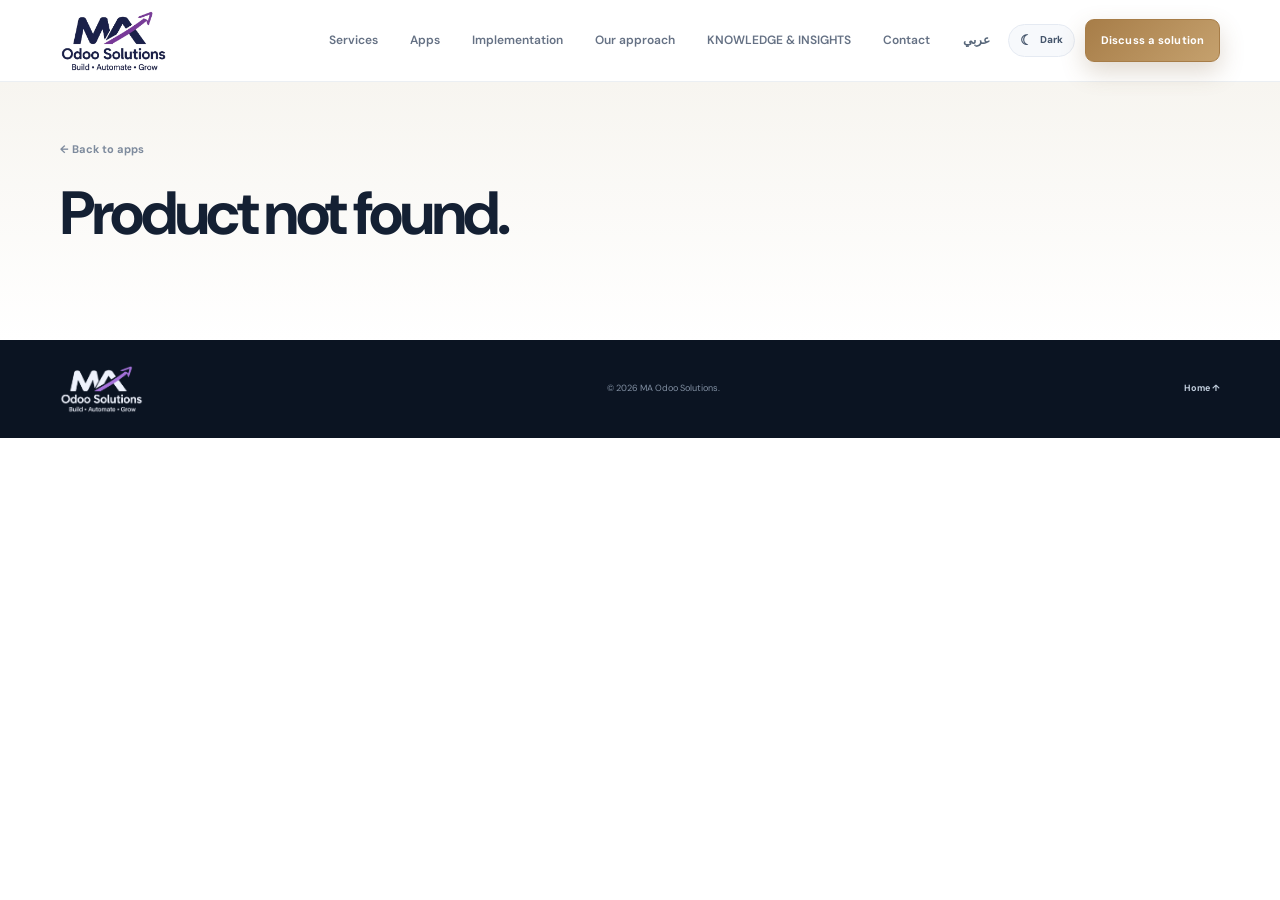
<file: product.html>
<!doctype html>
<html lang="en" dir="ltr"><head>
<meta charset="utf-8"><meta name="viewport" content="width=device-width, initial-scale=1"><meta name="description" content="Employee Custody Management for Odoo 18 Enterprise.">
<title>Product | MA Odoo Solutions</title>
<link rel="preconnect" href="https://fonts.googleapis.com"><link rel="preconnect" href="https://fonts.gstatic.com" crossorigin><link href="https://fonts.googleapis.com/css2?family=DM+Sans:wght@400;500;600;700;800&family=Cairo:wght@400;500;600;700;800&display=swap" rel="stylesheet"><link rel="stylesheet" href="assets/styles.css?v=7"><link rel="stylesheet" href="assets/extra.css?v=7">  <!-- Google Analytics 4 -->
  <script async src="https://www.googletagmanager.com/gtag/js?id=G-KVX2WXMJ0E"></script>
  <script>
    window.dataLayer = window.dataLayer || [];
    function gtag(){dataLayer.push(arguments);}
    gtag('js', new Date());
    gtag('config', 'G-KVX2WXMJ0E');
  </script>
<link rel="icon" type="image/png" href="assets/favicon.png">
</head>
<body class="detail-page"><header class="site-header"><div class="container nav-wrap"><a class="brand" href="index.html"><img class="brand-logo logo-on-light" src="assets/logo.png" alt="MA Odoo Solutions"><img class="brand-logo logo-on-dark" src="assets/logo-light.png" alt="" aria-hidden="true"></a><nav class="main-nav"><a href="index.html#services" data-i18n="navServices">Services</a><a href="index.html#apps" data-i18n="navApps">Apps</a><a href="index.html#implementation" data-i18n="navImpl">Implementation</a><a href="index.html#approach" data-i18n="navApproach">Our approach</a><a href="index.html#knowledge" data-i18n="knowledgeEyebrow">Knowledge</a><a href="index.html#contact" data-i18n="navContact">Contact</a></nav><div class="nav-actions"><button class="lang-switch" id="langToggle">عربي</button><button class="theme-switch" id="themeToggle" type="button" aria-label="Switch color theme" title="Switch color theme"><span class="theme-icon">☾</span><span class="theme-label">Dark</span></button><a class="button button-small button-primary" href="index.html#contact" data-i18n="navCta">Discuss a solution ↗</a></div></div></header>
<main id="detail"></main>
<footer class="site-footer"><div class="container footer-wrap"><a class="brand footer-brand" href="index.html"><img class="brand-logo logo-foot" src="assets/logo-light.png" alt="MA Odoo Solutions"></a><span>© <span id="year"></span> MA Odoo Solutions.</span><a href="index.html" class="back-top" data-i18n="backHome">Home ↑</a></div></footer><script src="assets/site.js"></script><script src="assets/store.js"></script></body></html>
</file>
<file: assets/styles.css>
:root{--ink:#142033;--muted:#697789;--navy:#101827;--navy2:#17253a;--blue:#b18a58;--cyan:#75d6d0;--paper:#f6f8fb;--line:#e7ebf1;--white:#fff;--radius:20px;--shadow:0 22px 70px rgba(14,28,49,.12)}
*{box-sizing:border-box}html{scroll-behavior:smooth}body{margin:0;font-family:"DM Sans",sans-serif;color:var(--ink);background:#fff;font-size:15px;line-height:1.65}a{color:inherit;text-decoration:none}button{font:inherit}.container{width:min(1160px,calc(100% - 48px));margin:auto}.announcement{height:34px;background:#0b1422;color:#c5d0df;display:flex;align-items:center;justify-content:center;gap:9px;font-size:11px;letter-spacing:.07em;text-transform:uppercase}.announcement-dot{width:6px;height:6px;border-radius:50%;background:#70d7ce;box-shadow:0 0 0 4px rgba(112,215,206,.12)}.site-header{height:82px;background:rgba(255,255,255,.94);border-bottom:1px solid rgba(231,235,241,.8);position:sticky;top:0;z-index:50;backdrop-filter:blur(18px)}.nav-wrap{height:100%;display:flex;align-items:center;justify-content:space-between;gap:25px}.brand{display:flex;align-items:center;gap:11px;min-width:225px}.brand-mark{width:42px;height:42px;border-radius:13px;background:linear-gradient(135deg,#172b4a,#8e6b42);display:grid;place-items:center;color:#fff;font-weight:800;font-size:15px;letter-spacing:-.07em;box-shadow:0 8px 20px rgba(54,99,210,.22)}.brand-copy{display:flex;flex-direction:column;line-height:1.25}.brand-copy strong{font-size:14px;letter-spacing:-.02em}.brand-copy small{font-size:10px;color:#8792a2;margin-top:4px}.main-nav{display:flex;align-items:center;gap:32px;margin-left:auto}.main-nav a{font-size:12px;color:#657184;font-weight:600;transition:.2s}.main-nav a:hover,.text-link:hover{color:var(--blue)}.nav-actions{display:flex;align-items:center;gap:14px}.lang-switch{border:0;background:transparent;color:#58677a;font-weight:700;font-size:12px;cursor:pointer;padding:8px}.button{display:inline-flex;align-items:center;justify-content:center;gap:20px;padding:14px 20px;border-radius:9px;font-size:12px;font-weight:700;transition:.2s;border:1px solid transparent}.button-primary{background:var(--blue);color:#fff;box-shadow:0 8px 20px rgba(177,138,88,.2)}.button-primary:hover{background:#967043;transform:translateY(-2px)}.button-small{padding:11px 15px;font-size:11px;gap:13px}.mobile-menu{display:none;border:0;background:transparent;font-size:22px;color:var(--ink)}
.hero{background:var(--navy);color:#fff;position:relative;overflow:hidden;padding:95px 0 28px}.hero:before{content:"";position:absolute;inset:0;background-image:linear-gradient(rgba(255,255,255,.025) 1px,transparent 1px),linear-gradient(90deg,rgba(255,255,255,.025) 1px,transparent 1px);background-size:54px 54px;mask-image:linear-gradient(90deg,black,transparent 85%)}.hero-glow{position:absolute;border-radius:50%;filter:blur(1px);pointer-events:none}.glow-one{width:520px;height:520px;background:radial-gradient(circle,rgba(177,138,88,.14),transparent 68%);right:4%;top:-130px}.glow-two{width:400px;height:400px;background:radial-gradient(circle,rgba(73,193,184,.11),transparent 68%);left:15%;bottom:-260px}.hero-grid{position:relative;z-index:1;display:grid;grid-template-columns:1fr 1.05fr;align-items:center;gap:50px;min-height:490px}.eyebrow{display:flex;align-items:center;gap:11px;color:#9daec4;font-size:9px;font-weight:800;letter-spacing:.16em;text-transform:uppercase}.eyebrow-line{width:25px;height:1px;background:#65c9c2}.eyebrow.dark{color:#8290a2}.hero h1{font-size:clamp(44px,5.2vw,67px);line-height:1.06;letter-spacing:-.055em;margin:23px 0 22px;font-weight:700}.hero h1 em,.section h2 em,.process-section h2 em,.detail-hero h1 em{font-style:normal;color:#80d6d0}.hero-lead{color:#b1bdce;max-width:490px;font-size:15px;line-height:1.85}.hero-actions{display:flex;align-items:center;gap:28px;margin-top:32px}.text-link{font-size:12px;color:#c8d2e0;font-weight:700}.text-link span{margin-left:8px}.hero-proof{display:flex;align-items:center;gap:22px;margin-top:55px}.proof-item{display:flex;flex-direction:column;gap:3px}.proof-item strong{font-size:12px}.proof-item span{font-size:10px;color:#8795a9}.proof-divider{height:32px;width:1px;background:#344156}.hero-visual{height:430px;position:relative;display:flex;align-items:center;justify-content:center}.visual-orbit{position:absolute;border:1px solid rgba(136,164,212,.17);border-radius:50%;transform:rotate(-18deg)}.orbit-a{width:520px;height:290px}.orbit-b{width:600px;height:360px;transform:rotate(28deg)}.dashboard-window{position:relative;width:min(480px,100%);background:#f8fafc;border:1px solid rgba(255,255,255,.25);border-radius:14px;overflow:hidden;box-shadow:0 30px 90px rgba(0,0,0,.38);transform:perspective(1000px) rotateY(-7deg) rotateX(3deg)}.window-top{height:34px;background:#ebe8e1;display:flex;align-items:center;padding:0 13px;gap:12px;color:#758296;font-size:7px;font-weight:800;letter-spacing:.1em}.window-dots{display:flex;gap:4px}.window-dots i{width:5px;height:5px;background:#b6c1cf;border-radius:50%}.window-status{margin-left:auto;color:#35a89f;font-size:6px}.dash-body{display:flex;min-height:300px}.dash-sidebar{width:48px;background:#17253a;display:flex;align-items:center;flex-direction:column;gap:20px;padding:13px 0}.dash-logo{width:22px;height:22px;background:#b18a58;border-radius:6px;color:white;display:grid;place-items:center;font-size:11px;font-weight:800;margin-bottom:8px}.dash-sidebar b{width:13px;height:13px;border:1px solid #687a93;border-radius:4px;opacity:.7}.dash-main{padding:19px 20px;flex:1;color:#27364a}.dash-heading{display:flex;justify-content:space-between;align-items:center}.dash-heading small,.metric small,.chart-head small,.asset-card small,.art-stat-row small,.loan-summary small{font-size:7px;letter-spacing:.1em;color:#8996a7;font-weight:800}.dash-heading h3{font-size:14px;margin:3px 0 0}.avatar{width:27px;height:27px;border-radius:50%;background:#f1e8dc;color:#b18a58;display:grid;place-items:center;font-size:8px;font-weight:800}.metric-row{display:grid;grid-template-columns:1fr 1fr;gap:10px;margin-top:16px}.metric{background:#fff;border:1px solid #e9edf3;border-radius:8px;padding:10px}.metric strong{display:block;font-size:23px;line-height:1.3;margin:4px 0}.metric-up,.metric-neutral{font-size:7px;color:#2eaa94}.metric-neutral{color:#8996a7}.chart-card{background:#fff;border:1px solid #e9edf3;border-radius:8px;padding:11px 12px;margin-top:10px}.chart-head{display:flex;justify-content:space-between;font-size:9px}.chart-bars{height:60px;display:flex;align-items:end;gap:9px;margin-top:9px;border-bottom:1px solid #edf0f5}.chart-bars i{display:block;flex:1;border-radius:3px 3px 0 0;background:linear-gradient(#79d5cf,#b18a58);opacity:.8}.task-row{display:flex;align-items:center;gap:9px;padding:9px 2px;border-bottom:1px solid #edf0f5}.task-icon,.chip-icon{width:23px;height:23px;background:#e1f7f1;color:#239b85;border-radius:7px;display:grid;place-items:center;font-size:11px}.task-purple{background:#f4eee4;color:#9a784f}.task-row span:nth-child(2){display:flex;flex-direction:column;line-height:1.35}.task-row b{font-size:8px}.task-row small{font-size:7px;color:#95a0af}.task-row em{font-style:normal;margin-left:auto;font-size:7px;color:#269c87;background:#e9f8f4;padding:4px 7px;border-radius:20px}.task-row em.pending{color:#a77a25;background:#fff5df}.floating-chip{position:absolute;background:rgba(255,255,255,.96);color:#243248;border:1px solid rgba(255,255,255,.55);box-shadow:0 15px 40px rgba(0,0,0,.2);border-radius:10px;padding:11px 13px;display:flex;align-items:center;gap:10px}.floating-chip span:nth-child(2){display:flex;flex-direction:column;line-height:1.35}.floating-chip b{font-size:9px}.floating-chip small{font-size:7px;color:#8b97a8;margin-top:3px}.chip-left{left:-8px;top:68px}.chip-right{right:-8px;bottom:55px}.chip-check{width:23px;height:23px;border-radius:50%;background:#e4f8f2;color:#1b9b81;display:grid;place-items:center}.hero-bottom{position:relative;display:flex;align-items:center;gap:15px;margin-top:34px;color:#748399;font-size:8px;font-weight:700;letter-spacing:.13em}.hero-bottom-line{height:1px;background:#344156;flex:1}
.section{padding:105px 0}.section-heading{display:flex;justify-content:space-between;align-items:end;gap:40px;margin-bottom:42px}.section h2,.process-section h2,.about-copy h2{font-size:clamp(35px,4vw,49px);line-height:1.1;letter-spacing:-.05em;margin:17px 0 0}.section h2 em,.about-copy h2 em{color:#b18a58}.section-heading>p{max-width:365px;color:#778497;font-size:13px;line-height:1.8;margin:0 0 4px}.filter-row{display:flex;align-items:center;justify-content:space-between;margin-bottom:20px}.filter-row>span{font-size:9px;color:#9aa4b2;letter-spacing:.12em;font-weight:800}.filters{display:flex;gap:6px}.filter{border:1px solid #e7ebf1;background:white;border-radius:30px;padding:8px 13px;color:#778497;font-size:10px;font-weight:700;cursor:pointer}.filter.active,.filter:hover{background:#17253a;border-color:#17253a;color:white}.app-grid{display:grid;grid-template-columns:repeat(2,1fr);gap:22px}.app-card{border:1px solid #e8edf3;border-radius:15px;overflow:hidden;background:#fff;transition:.25s}.app-card:hover{transform:translateY(-5px);box-shadow:var(--shadow);border-color:#d9e1ec}.app-art{height:205px;position:relative;overflow:hidden;padding:18px 22px;background:#f1eee8}.art-top{display:flex;justify-content:space-between;color:#8190a4;font-size:8px;font-weight:800;letter-spacing:.12em}.art-dots{letter-spacing:3px}.custody-art{background:radial-gradient(circle at 80% 20%,#e4f8f5,transparent 35%),linear-gradient(135deg,#f1eee8,#f7f5f0)}.asset-card{position:relative;margin:24px auto 0;width:78%;background:rgba(255,255,255,.92);border:1px solid #e3eaf2;border-radius:10px;padding:13px;display:flex;align-items:center;gap:10px;box-shadow:0 12px 25px rgba(48,70,105,.08)}.asset-icon{width:34px;height:34px;border-radius:9px;background:#f1e8dc;color:#b18a58;display:grid;place-items:center;font-size:17px}.asset-card>div:nth-child(2){display:flex;flex-direction:column;line-height:1.3}.asset-card b{font-size:11px;color:#26364c}.status-pill{margin-left:auto;border-radius:20px;background:#e6f7f1;color:#29947d;font-size:7px;padding:5px 7px}.art-stat-row{display:flex;justify-content:space-between;align-items:end;width:78%;margin:16px auto 0}.art-stat-row>div:first-child{display:flex;flex-direction:column}.art-stat-row b{font-size:20px;color:#25364c}.mini-bars{display:flex;gap:4px;align-items:end;height:25px}.mini-bars i{width:6px;background:#7dcfc9;border-radius:2px 2px 0 0;height:45%}.mini-bars i:nth-child(2){height:65%}.mini-bars i:nth-child(3){height:50%}.mini-bars i:nth-child(4){height:85%}.mini-bars i:nth-child(5){height:70%}.mini-bars i:nth-child(6){height:100%;background:#b18a58}.art-lines{display:flex;gap:7px;width:78%;margin:12px auto}.art-lines i{height:4px;border-radius:5px;background:#d8e1ed;flex:1}.loan-art{background:radial-gradient(circle at 20% 80%,#f1e8dc,transparent 40%),linear-gradient(135deg,#f3f0ea,#f6f8fc)}.loan-summary{width:75%;margin:17px auto 0;background:#fff;border:1px solid #e7eaf2;border-radius:10px;padding:12px 15px;box-shadow:0 10px 24px rgba(42,56,92,.06)}.loan-amount{font-size:22px;font-weight:800;letter-spacing:-.04em;color:#28364b;margin:3px 0 10px}.loan-progress{height:6px;background:#edf0f6;border-radius:10px;overflow:hidden}.loan-progress span{display:block;width:60%;height:100%;background:linear-gradient(90deg,#b18a58,#76d4cc);border-radius:10px}.loan-foot{display:flex;justify-content:space-between;color:#929eae;font-size:8px;margin-top:6px}.loan-foot b{color:#b18a58}.installment{width:75%;margin:8px auto 0;display:flex;align-items:center;gap:8px;background:rgba(255,255,255,.9);border:1px solid #e9edf3;border-radius:7px;padding:7px 9px}.installment>span:nth-child(2){display:flex;flex-direction:column;line-height:1.25}.installment b{font-size:8px;color:#334257}.installment small{font-size:7px;color:#99a3b0}.installment strong{margin-left:auto;font-size:7px;color:#269b83}.installment.muted strong{color:#ad842e}.installment-check,.installment-clock{width:18px;height:18px;border-radius:6px;background:#e4f8f1;color:#29977e;display:grid;place-items:center;font-size:10px}.installment-clock{background:#fff3dd;color:#ae842f}.trade-art{background:linear-gradient(135deg,#f0eee8,#f3f6fb);display:flex;flex-direction:column;align-items:center;justify-content:center}.trade-symbol{font-size:54px;color:#b18a58;line-height:1}.trade-label,.trade-caption{font-size:8px;letter-spacing:.16em;color:#8391a4;font-weight:800}.trade-box{display:flex;gap:12px;margin:10px}.trade-box span{width:56px;height:40px;background:#fff;border:1px solid #dfe7f1;border-radius:8px;display:grid;place-items:center;color:#354a69;font-size:14px;font-weight:800;box-shadow:0 5px 12px #dce4f0}.accounting-art{background:linear-gradient(135deg,#e9f4f3,#f4f7fa);padding:23px 30px}.ledger-head{display:flex;justify-content:space-between;color:#708397;font-size:8px;font-weight:800;letter-spacing:.12em}.ledger-head b{font-size:18px;color:#b18a58}.ledger-row{height:25px;border-bottom:1px solid #dce6e9;display:flex;align-items:center;gap:12px}.ledger-row i{width:13px;height:13px;background:#d1e7e4;border-radius:4px}.ledger-row span{width:42%;height:5px;background:#d5e0e6;border-radius:8px}.ledger-row b{margin-left:auto;width:34px;height:5px;background:#c1d9d7;border-radius:8px}.ledger-total{display:flex;justify-content:space-between;align-items:center;margin-top:14px;color:#7b8b9d;font-size:8px}.ledger-total strong{color:#368d82;font-size:12px}.app-card-body{padding:20px 22px 18px}.app-meta{display:flex;align-items:center;gap:9px}.category-tag,.version-tag,.status-coming{font-size:8px;letter-spacing:.1em;font-weight:800;color:#718197}.category-tag{color:#b18a58}.version-tag{border:1px solid #e5eaf1;border-radius:4px;padding:3px 6px}.status-coming{color:#a47b31}.app-card h3{font-size:19px;letter-spacing:-.035em;margin:12px 0 7px}.app-card-body p{color:#788699;font-size:12px;line-height:1.75;margin:0;min-height:43px}.feature-chips{display:flex;gap:6px;flex-wrap:wrap;margin:14px 0}.feature-chips span{font-size:8px;color:#718095;background:#f2f5f9;border-radius:4px;padding:5px 7px}.card-link{border-top:1px solid #edf0f4;display:flex;justify-content:space-between;align-items:center;padding-top:13px;font-size:11px;font-weight:800;color:#31425b}.card-link b{font-size:17px;color:#b18a58}.card-note{display:block;border-top:1px solid #edf0f4;padding-top:12px;font-size:10px;color:#8c98a7}.apps-footnote{display:flex;gap:10px;align-items:start;margin-top:25px;color:#8793a3;font-size:10px;max-width:780px}.footnote-icon{width:17px;height:17px;flex:0 0 17px;border:1px solid #bdc7d3;border-radius:50%;display:grid;place-items:center;font-size:10px}
.process-section{background:#111d2d;color:white;padding:94px 0;position:relative;overflow:hidden}.process-section:after{content:"";position:absolute;width:600px;height:600px;border:1px solid rgba(255,255,255,.05);border-radius:50%;right:-190px;top:-280px;box-shadow:0 0 0 55px rgba(255,255,255,.015),0 0 0 110px rgba(255,255,255,.012)}.process-grid{display:grid;grid-template-columns:.9fr 1.1fr;gap:100px;position:relative;z-index:1}.process-section h2{font-size:46px;margin:20px 0}.process-lead{color:#a9b6c8;font-size:13px;line-height:1.9;max-width:370px;margin-bottom:30px}.button-outline-light{border-color:#536176;color:#fff}.button-outline-light:hover{background:#fff;color:#152238}.process-steps{border-top:1px solid #344154}.process-step{display:grid;grid-template-columns:40px 1fr 20px;gap:18px;align-items:start;padding:23px 0;border-bottom:1px solid #344154}.process-step>span{color:#73d2ca;font-size:10px;font-weight:800}.process-step h3{font-size:15px;margin:0 0 5px}.process-step p{font-size:11px;color:#96a5b8;margin:0}.process-step>b{color:#78d3cd;font-size:16px}
.about-grid{display:grid;grid-template-columns:.7fr 1.3fr;gap:90px;align-items:center}.about-mark{height:280px;position:relative;display:grid;place-items:center;background:radial-gradient(circle,#f3f0e9,transparent 65%)}.about-mark>span{width:140px;height:140px;display:grid;place-items:center;border-radius:35px;background:linear-gradient(135deg,#172b4a,#b18a58);color:#fff;font-size:47px;font-weight:800;letter-spacing:-.09em;box-shadow:0 25px 55px rgba(126,96,58,.18);z-index:1}.about-ring{position:absolute;width:240px;height:240px;border:1px solid #e2eaf5;border-radius:50%;box-shadow:0 0 0 28px rgba(234,240,250,.35),0 0 0 58px rgba(234,240,250,.2)}.about-copy h2{font-size:42px}.about-copy>p{max-width:650px;color:#778497;font-size:13px;line-height:1.9;margin:20px 0}.about-values{display:flex;gap:8px;flex-wrap:wrap}.about-values span{font-size:9px;font-weight:700;color:#54708e;background:#f0f4f9;padding:7px 10px;border-radius:5px}
.contact-section{background:#f3f6fa;padding:70px 0}.contact-box{background:#17253a;color:white;border-radius:17px;padding:48px 55px;display:flex;align-items:center;justify-content:space-between;gap:40px;position:relative;overflow:hidden}.contact-box:after{content:"";position:absolute;width:370px;height:370px;border:1px solid rgba(255,255,255,.08);border-radius:50%;right:12%;top:-210px;box-shadow:0 0 0 40px rgba(255,255,255,.02),0 0 0 80px rgba(255,255,255,.015)}.contact-box>div{position:relative;z-index:1}.contact-box h2{font-size:38px;line-height:1.1;letter-spacing:-.04em;margin:17px 0 12px}.contact-box p{color:#a7b5c7;font-size:12px;max-width:470px;line-height:1.8;margin:0}.contact-actions{min-width:190px}.contact-actions p{font-size:9px;margin-top:13px;max-width:200px}.site-footer{background:#0b1422;color:#8290a3;padding:25px 0}.footer-wrap{display:flex;align-items:center;justify-content:space-between;gap:20px;font-size:9px}.footer-brand .brand-mark{width:34px;height:34px;font-size:12px;border-radius:10px}.footer-brand .brand-copy strong{color:#e6edf6;font-size:11px}.footer-brand .brand-copy small{font-size:8px}.back-top{color:#c3cfde;font-weight:700}
.detail-hero{padding:54px 0 75px;background:linear-gradient(180deg,#f7f5f0,#fff)}.back-link{font-size:11px;color:#7e8b9d;font-weight:700}.detail-layout{display:grid;grid-template-columns:1fr .9fr;gap:80px;align-items:center;margin-top:45px}.detail-hero h1{font-size:clamp(43px,5vw,61px);line-height:1.05;letter-spacing:-.055em;margin:20px 0}.detail-hero h1 em{color:#b18a58}.detail-lead{font-size:15px;color:#718095;line-height:1.85;max-width:520px}.detail-actions{display:flex;align-items:center;gap:25px;margin-top:28px}.detail-actions .text-link{color:#617087}.detail-tags{display:flex;gap:8px;margin-top:30px;flex-wrap:wrap}.detail-tags span{font-size:9px;color:#6d7d91;background:#eef2f7;padding:7px 10px;border-radius:5px;font-weight:700}.detail-visual{height:320px;border-radius:18px;padding:25px;box-shadow:0 20px 50px rgba(39,59,94,.08);position:relative}.detail-visual .asset-card{margin-top:45px}.detail-visual .loan-summary{margin-top:30px}.concept-label{position:absolute;bottom:12px;left:0;right:0;text-align:center;font-size:7px;letter-spacing:.12em;color:#8c99a8;font-weight:800}.detail-content{padding-top:75px}.detail-content .section-heading{align-items:center}.feature-grid{display:grid;grid-template-columns:repeat(3,1fr);border-top:1px solid #e8edf3;border-left:1px solid #e8edf3}.feature-grid article{padding:25px 25px 28px;border-right:1px solid #e8edf3;border-bottom:1px solid #e8edf3;min-height:170px}.feature-number{font-size:9px;color:#b18a58;font-weight:800}.feature-grid h3{font-size:15px;margin:14px 0 7px}.feature-grid p{font-size:11px;color:#7e8b9d;line-height:1.8;margin:0}.notice{display:flex;gap:14px;background:#f4f7fb;border:1px solid #e6ebf2;padding:16px 18px;border-radius:9px;margin-top:25px;color:#718095;font-size:10px;line-height:1.8}.notice b{color:#30425c;white-space:nowrap}.detail-cta{background:#17253a;color:white;padding:40px 0}.detail-cta .container{display:flex;align-items:center;justify-content:space-between;gap:30px}.detail-cta h2{font-size:25px;margin:0 0 6px;letter-spacing:-.03em}.detail-cta p{color:#a5b2c3;font-size:11px;margin:0}
.arabic{font-family:"Cairo",sans-serif}.arabic .announcement{letter-spacing:0}.arabic .eyebrow{letter-spacing:0}.arabic .hero h1,.arabic .section h2,.arabic .process-section h2,.arabic .about-copy h2,.arabic .detail-hero h1{letter-spacing:-.03em;line-height:1.35}.arabic .hero-lead,.arabic .section-heading>p,.arabic .app-card-body p,.arabic .process-lead,.arabic .about-copy>p,.arabic .contact-box p,.arabic .detail-lead{line-height:2}.arabic .hero-actions,.arabic .detail-actions{flex-direction:row}.arabic .proof-divider{margin:0 4px}.arabic .main-nav{margin-left:0;margin-right:auto}.arabic .text-link span{margin-left:0;margin-right:8px}.arabic .task-row em{margin-left:0;margin-right:auto}.arabic .installment strong{margin-left:0;margin-right:auto}.arabic .detail-visual .concept-label{letter-spacing:0}.arabic .notice{line-height:2}
@media(max-width:900px){.hero-grid{grid-template-columns:1fr;gap:25px}.hero-copy{max-width:650px}.hero-visual{height:390px}.hero{padding-top:70px}.process-grid{gap:45px}.detail-layout{gap:35px}.about-grid{gap:40px}.main-nav{gap:18px}.brand{min-width:auto}}
@media(max-width:680px){.container{width:min(100% - 34px,560px)}.announcement{font-size:8px;text-align:center;padding:0 10px}.site-header{height:70px}.brand-mark{width:37px;height:37px}.brand-copy strong{font-size:12px}.brand-copy small{font-size:8px}.mobile-menu{display:block;margin-left:auto}.main-nav{display:none;position:absolute;top:69px;left:0;right:0;background:#fff;padding:18px 25px;border-bottom:1px solid var(--line);box-shadow:0 12px 20px rgba(20,32,51,.08);flex-direction:column;align-items:start;gap:17px}.main-nav.open{display:flex}.nav-actions{gap:4px}.nav-actions .button{display:none}.lang-switch{padding:7px}.hero{padding:60px 0 22px}.hero h1{font-size:46px}.hero-lead{font-size:13px}.hero-proof{margin-top:35px}.hero-visual{height:310px;margin:0 -5px}.dashboard-window{width:95%;transform:none}.dash-main{padding:13px}.dash-body{min-height:260px}.chip-left{left:-2px;top:12px}.chip-right{right:-2px;bottom:5px}.floating-chip{padding:8px}.floating-chip b{font-size:8px}.floating-chip small{font-size:6px}.orbit-a{width:370px;height:230px}.orbit-b{width:410px;height:270px}.hero-bottom{font-size:7px;margin-top:25px}.section{padding:70px 0}.section-heading{display:block;margin-bottom:28px}.section-heading>p{margin-top:17px}.section h2,.process-section h2{font-size:39px}.filter-row{display:block}.filters{margin-top:12px;overflow-x:auto;padding-bottom:5px}.filter{white-space:nowrap}.app-grid{grid-template-columns:1fr;gap:16px}.app-art{height:190px}.app-card h3{font-size:18px}.process-section{padding:70px 0}.process-grid{grid-template-columns:1fr;gap:42px}.process-section h2{font-size:40px}.about-grid{grid-template-columns:1fr;gap:25px}.about-mark{height:190px}.about-mark>span{width:105px;height:105px;font-size:37px;border-radius:27px}.about-ring{width:170px;height:170px}.about-copy h2{font-size:36px}.contact-section{padding:45px 0}.contact-box{padding:32px 25px;display:block}.contact-box h2{font-size:34px}.contact-actions{margin-top:25px}.footer-wrap{flex-wrap:wrap}.footer-wrap>span{order:3;width:100%}.detail-hero{padding:35px 0 55px}.detail-layout{grid-template-columns:1fr;gap:35px;margin-top:30px}.detail-hero h1{font-size:46px}.detail-visual{height:285px}.detail-content{padding-top:55px}.feature-grid{grid-template-columns:1fr 1fr}.feature-grid article{padding:19px;min-height:160px}.notice{display:block}.notice b{display:block;margin-bottom:5px}.detail-cta .container{display:block}.detail-cta .button{margin-top:22px}.arabic .hero h1{font-size:40px}.arabic .section h2,.arabic .process-section h2,.arabic .about-copy h2{font-size:35px}}
@media(max-width:390px){.hero h1{font-size:40px}.hero-visual{height:285px}.feature-grid{grid-template-columns:1fr}.nav-actions{gap:0}.brand-copy small{display:none}}

/* Contact actions */
.contact-actions{display:flex;flex-direction:column;align-items:flex-start;gap:10px;min-width:260px}
.contact-actions .button{min-width:190px;justify-content:center}
.button-whatsapp{background:#16865b;color:#fff;border:1px solid #16865b}
.button-whatsapp:hover{background:#11734d}
.contact-actions .contact-detail{font-size:11px;margin:0;max-width:none}
.contact-actions .contact-detail a{color:#d5dfeb;text-decoration:none}
.contact-actions .contact-detail a:hover{text-decoration:underline}


/* Premium finish + persistent light/dark themes */
:root{color-scheme:light;--accent:#b18a58;--accent-soft:#f4eee4}
html{scroll-padding-top:90px}
body{transition:background-color .25s,color .25s}
.button{letter-spacing:.01em}
.app-card,.feature-grid article,.contact-box,.dashboard-window{transition:transform .28s ease,box-shadow .28s ease,border-color .28s ease}
.app-card{box-shadow:0 8px 28px rgba(20,35,60,.035)}
.app-card:hover{box-shadow:0 24px 60px rgba(20,35,60,.13)}
.theme-switch{display:inline-flex;align-items:center;gap:7px;border:1px solid #e5eaf2;background:#f7f9fc;color:#46566c;border-radius:30px;padding:7px 11px;font-size:10px;font-weight:800;cursor:pointer;white-space:nowrap;transition:.2s}
.theme-switch:hover{border-color:#9aadd0;background:#eef3fb}
.theme-icon{font-size:14px;line-height:1}
.nav-actions{gap:10px}
.contact-actions .button{min-height:46px;border-radius:10px}
.contact-actions .contact-detail a{overflow-wrap:anywhere}
:root[data-theme="dark"]{color-scheme:dark;--ink:#e8edf6;--muted:#a5b1c3;--paper:#111b2a;--line:#2a374a;--white:#172336;--shadow:0 22px 70px rgba(0,0,0,.28)}
:root[data-theme="dark"] body{background:#0d1725;color:#e8edf6}
:root[data-theme="dark"] .site-header{background:rgba(13,23,37,.94);border-bottom-color:#263448}
:root[data-theme="dark"] .brand-copy strong{color:#f0f4fa}
:root[data-theme="dark"] .brand-copy small,:root[data-theme="dark"] .main-nav a,:root[data-theme="dark"] .lang-switch{color:#aab7c9}
:root[data-theme="dark"] .theme-switch{background:#1b2a3e;border-color:#35465e;color:#e2eaf5}
:root[data-theme="dark"] .mobile-menu{color:#e8edf6}
:root[data-theme="dark"] .apps-section,:root[data-theme="dark"] .about-section,:root[data-theme="dark"] .detail-content{background:#0d1725}
:root[data-theme="dark"] .section h2,:root[data-theme="dark"] .about-copy h2,:root[data-theme="dark"] .detail-content h2,:root[data-theme="dark"] .feature-grid h3{color:#edf2fa}
:root[data-theme="dark"] .section-heading>p,:root[data-theme="dark"] .about-copy>p,:root[data-theme="dark"] .app-card-body p,:root[data-theme="dark"] .feature-grid p{color:#a5b2c5}
:root[data-theme="dark"] .app-card{background:#152236;border-color:#2a3a50;box-shadow:0 10px 28px rgba(0,0,0,.14)}
:root[data-theme="dark"] .app-card:hover{border-color:#536c96;box-shadow:0 24px 55px rgba(0,0,0,.3)}
:root[data-theme="dark"] .filter{background:#152236;border-color:#34445b;color:#b8c4d5}
:root[data-theme="dark"] .filter.active,:root[data-theme="dark"] .filter:hover{background:#8e6b42;border-color:#8e6b42;color:#fff}
:root[data-theme="dark"] .about-values span{background:#1b2b40;color:#b7c8e2}
:root[data-theme="dark"] .about-mark{background:radial-gradient(circle,#1a2b45,transparent 65%)}
:root[data-theme="dark"] .about-ring{border-color:#2a3a50;box-shadow:0 0 0 28px rgba(48,68,98,.18),0 0 0 58px rgba(48,68,98,.1)}
:root[data-theme="dark"] .contact-section{background:#111e2e}
:root[data-theme="dark"] .contact-box{background:linear-gradient(120deg,#1b2c44,#17263b);border:1px solid #34465f;box-shadow:0 22px 60px rgba(0,0,0,.22)}
:root[data-theme="dark"] .detail-hero{background:linear-gradient(180deg,#142237,#0d1725)}
:root[data-theme="dark"] .detail-hero h1,:root[data-theme="dark"] .detail-content h2{color:#eef3fa}
:root[data-theme="dark"] .detail-lead,:root[data-theme="dark"] .back-link,:root[data-theme="dark"] .detail-actions .text-link{color:#a8b6c9}
:root[data-theme="dark"] .detail-tags span{background:#1c2c42;color:#c0cee0}
:root[data-theme="dark"] .feature-grid{border-color:#2a3a50}
:root[data-theme="dark"] .feature-grid article{border-color:#2a3a50;background:#142135}
:root[data-theme="dark"] .notice{background:#1a2a40;border-color:#34465d;color:#b6c3d5}
:root[data-theme="dark"] .notice b{color:#e5edf8}
:root[data-theme="dark"] .detail-cta{background:#101d2e}
:root[data-theme="dark"] .mobile-menu{color:#eaf0f8}
:root[data-theme="dark"] .main-nav.open{background:#122035;border-color:#2b3b52}
:root[data-theme="dark"] .main-nav.open a{color:#c3cede}
:root[data-theme="dark"] .apps-footnote{color:#a1aec0}
:root[data-theme="dark"] .filter-row>span{color:#a3b0c2}
:root[data-theme="dark"] .card-note{color:#a7b4c7;border-color:#34445b}
@media(max-width:680px){.theme-switch{padding:7px 9px}.theme-label{display:none}.nav-actions{gap:5px}.main-nav.open{box-shadow:0 12px 25px rgba(0,0,0,.25)}}
@media(prefers-reduced-motion:reduce){*,*::before,*::after{scroll-behavior:auto!important;transition:none!important}}
</file>
<file: assets/extra.css>
/* Design refinements + new sections */
:root{--blue2:#c9a979}
.button-primary{background:linear-gradient(135deg,var(--blue),var(--blue2))}
a:focus-visible,button:focus-visible,input:focus-visible,textarea:focus-visible,select:focus-visible{outline:3px solid rgba(177,138,88,.45);outline-offset:2px}
.app-grid{align-items:stretch}.app-card{display:flex;flex-direction:column}.app-card-body{display:flex;flex-direction:column;flex:1}.app-card-body .card-link{margin-top:auto}
.app-art.shot-art{padding:0;overflow:hidden;background:#0f1a2b}.shot-art img{width:100%;height:100%;object-fit:cover;display:block}
.ph-art{display:grid;place-items:center;background:linear-gradient(135deg,#142a4d,#9a784f 60%,#c9a979);color:#fff;position:relative;overflow:hidden}
.ph-art span{position:absolute;top:16px;left:18px;font-size:10px;letter-spacing:.1em;opacity:.7}.ph-art b{font-size:54px;letter-spacing:-.05em}
.impl-badge{margin:14px 0 4px;font-size:11px;font-weight:700;color:#1a8f7a}
.impl-section{background:var(--paper)}
.impl-grid{display:grid;grid-template-columns:repeat(4,1fr);gap:18px}
.impl-grid article{background:#fff;border:1px solid var(--line);border-radius:var(--radius);padding:26px;transition:.2s}
.impl-grid article:hover{transform:translateY(-4px);box-shadow:var(--shadow)}
.impl-grid span{font-size:12px;font-weight:800;color:var(--blue)}.impl-grid h3{margin:10px 0 8px;font-size:17px}.impl-grid p{margin:0;color:var(--muted);font-size:13px}
:root[data-theme="dark"] .impl-section{background:#0d1626}:root[data-theme="dark"] .impl-grid article{background:#121f33;border-color:#22324b}:root[data-theme="dark"] .impl-grid h3{color:#fff}:root[data-theme="dark"] .impl-grid p{color:#9fb0c6}
.detail-visual.ph-art{min-height:300px;border-radius:var(--radius)}.detail-visual.has-shot{padding:0;overflow:hidden;background:#0f1a2b}.detail-visual.has-shot img{width:100%;height:100%;object-fit:cover}
.gallery{display:grid;grid-template-columns:repeat(auto-fill,minmax(260px,1fr));gap:16px;margin-top:22px}
.gallery .shot{border-radius:14px;overflow:hidden;border:1px solid var(--line);aspect-ratio:16/10;background:#0f1a2b}.gallery img{width:100%;height:100%;object-fit:cover;transition:.3s}.gallery .shot:hover img{transform:scale(1.04)}
.lightbox{position:fixed;inset:0;background:rgba(5,10,20,.88);display:grid;place-items:center;z-index:999;cursor:zoom-out;padding:24px}.lightbox img{max-width:100%;max-height:100%;border-radius:12px}
@media(max-width:900px){.impl-grid{grid-template-columns:1fr 1fr}}@media(max-width:560px){.impl-grid{grid-template-columns:1fr}}
/* Admin */
.admin-wrap{display:grid;grid-template-columns:320px 1fr;gap:24px;padding:32px 0 80px}
.panel{background:#fff;border:1px solid var(--line);border-radius:var(--radius);padding:22px}
.admin-list .item{display:flex;gap:10px;align-items:center;padding:10px;border:1px solid var(--line);border-radius:12px;margin-bottom:8px;cursor:pointer}
.admin-list .item.sel{border-color:var(--blue);background:#f3f6ff}.admin-list .item b{flex:1;font-size:13px}.admin-list .item small{color:var(--muted)}
.admin-wrap label{display:block;font-size:12px;font-weight:700;margin:14px 0 6px}
.admin-wrap input,.admin-wrap textarea,.admin-wrap select{width:100%;padding:11px 12px;border:1px solid #d5dce8;border-radius:10px;font:inherit;background:#fff;color:var(--ink)}
.admin-wrap textarea{min-height:96px;resize:vertical}.row2{display:grid;grid-template-columns:1fr 1fr;gap:14px}
.thumbs{display:flex;flex-wrap:wrap;gap:10px;margin-top:10px}.thumbs div{position:relative}.thumbs img{width:120px;height:76px;object-fit:cover;border-radius:10px;border:1px solid var(--line)}
.thumbs button{position:absolute;top:-6px;right:-6px;width:22px;height:22px;border-radius:50%;border:0;background:#d6455d;color:#fff;cursor:pointer}
.btns{display:flex;flex-wrap:wrap;gap:10px;margin-top:20px}.btn2{padding:11px 16px;border-radius:9px;border:1px solid #d5dce8;background:#fff;font-weight:700;font-size:12px;cursor:pointer;color:var(--ink)}.btn2.danger{color:#d6455d;border-color:#f0c4cc}
.hint{font-size:12px;color:var(--muted);margin:6px 0 0}#msg{margin-top:14px;font-size:13px;font-weight:600}
@media(max-width:860px){.admin-wrap{grid-template-columns:1fr}.row2{grid-template-columns:1fr}}
:root[data-theme="dark"] .panel,:root[data-theme="dark"] .admin-wrap input,:root[data-theme="dark"] .admin-wrap textarea,:root[data-theme="dark"] .admin-wrap select,:root[data-theme="dark"] .btn2{background:#121f33;border-color:#22324b;color:#e8eef8}:root[data-theme="dark"] .admin-list .item.sel{background:#182a47}

/* Reliable section navigation with a sticky header */
html{scroll-behavior:smooth;scroll-padding-top:112px}
main [id], footer [id]{scroll-margin-top:112px}
.site-header{z-index:100}
@media(max-width:680px){html{scroll-padding-top:86px}main [id],footer [id]{scroll-margin-top:86px}}
/* Restrained premium palette: deep navy, warm bronze and quiet teal */
:root{--blue:#b18a58;--blue2:#c9a979;--accent:#b18a58;--accent-soft:#f4eee4}
.button-primary{background:linear-gradient(135deg,#b18a58,#c9a979);color:#fff;box-shadow:0 9px 22px rgba(126,96,58,.18)}
.button-primary:hover{background:linear-gradient(135deg,#967043,#b18a58)}
.brand-mark{background:linear-gradient(135deg,#172b4a,#9a784f);box-shadow:0 8px 20px rgba(126,96,58,.18)}
:root[data-theme="dark"] .filter.active,:root[data-theme="dark"] .filter:hover{background:#8e6b42;border-color:#8e6b42}


/* V4: remove remaining lavender casts and make module actions unmistakable */
.app-art.custody-art,.app-art.loan-art,.app-art.trade-art,.app-art.accounting-art{background-color:#f3f0e9}
.app-art.custody-art{background:radial-gradient(circle at 80% 20%,#e5efeb,transparent 35%),linear-gradient(135deg,#f0ece4,#f7f5f0)}
.app-art.loan-art{background:radial-gradient(circle at 20% 80%,#eee5d8,transparent 40%),linear-gradient(135deg,#f3f0e9,#faf9f6)}
.app-art.trade-art{background:linear-gradient(135deg,#f0ece4,#faf9f6)}
.app-art.accounting-art{background:linear-gradient(135deg,#eaf1ed,#f7f8f5)}
.card-link{display:flex;align-items:center;justify-content:space-between;gap:14px;width:100%;margin-top:20px;padding:13px 16px;border:1px solid #17253a;border-radius:9px;background:#17253a;color:#fff;font-size:12px;font-weight:800;transition:background .2s,border-color .2s,transform .2s,box-shadow .2s}
.card-link b{display:grid;place-items:center;width:27px;height:27px;border-radius:7px;background:#b18a58;color:#fff;font-size:16px;line-height:1}
.card-link:hover{background:#8e6b42;border-color:#8e6b42;color:#fff;transform:translateY(-2px);box-shadow:0 9px 20px rgba(126,96,58,.2)}
.card-link:hover b{background:#fff;color:#8e6b42}
.card-link:focus-visible{outline:3px solid rgba(177,138,88,.55);outline-offset:3px}
.button-primary,.contact-actions .button-primary{background:linear-gradient(135deg,#a77d48,#c5a16e)!important;border-color:#a77d48!important;color:#fff!important;box-shadow:0 10px 24px rgba(126,96,58,.24)!important}
.button-primary:hover,.contact-actions .button-primary:hover{background:linear-gradient(135deg,#8e683d,#ad874f)!important;border-color:#8e683d!important}
.contact-actions .button{min-height:48px;padding:14px 18px}

/* V5: consistent navy / bronze / teal identity across every page */
:root{--blue:#b18a58;--blue2:#c9a979;--accent:#b18a58;--accent-soft:#f4eee4}
.brand-mark{box-shadow:0 8px 20px rgba(126,96,58,.18)!important}
.admin-list .item.sel{background:#f6f1e8!important;border-color:#c9a979!important}
.admin-notice{background:rgba(177,138,88,.10)!important;color:var(--muted)}
.theme-switch:hover{border-color:#c9a979!important;background:#f6f1e8!important}
:root[data-theme="dark"] .admin-list .item.sel{background:#332b20!important;border-color:#8e6b42!important}
:root[data-theme="dark"] .admin-notice{background:rgba(177,138,88,.14)!important;color:#d6c6ad!important}
:root[data-theme="dark"] .theme-switch:hover{background:#332b20!important;border-color:#8e6b42!important}

/* V6: expanded consulting-led homepage sections */
.services-section{background:#f7f5f0}
.service-grid{display:grid;grid-template-columns:repeat(3,1fr);gap:16px}
.service-card{position:relative;padding:26px;background:#fff;border:1px solid var(--line);border-radius:var(--radius);min-height:260px;display:flex;flex-direction:column;transition:transform .22s,box-shadow .22s,border-color .22s}
.service-card:hover{transform:translateY(-4px);box-shadow:var(--shadow);border-color:#c9a979}
.service-card.featured{background:#17253a;color:#fff;border-color:#17253a}
.service-no{position:absolute;top:20px;right:22px;font-size:11px;font-weight:800;color:#b18a58}
.service-icon{width:42px;height:42px;border-radius:12px;display:grid;place-items:center;background:#f4eee4;color:#8e6b42;font-size:22px;margin-bottom:22px}
.service-card h3{font-size:17px;margin:0 0 10px;max-width:90%}.service-card p{font-size:13px;line-height:1.85;color:var(--muted);margin:0 0 18px}.service-card.featured p{color:#c0cad8}.service-link{margin-top:auto;color:#967043;font-size:12px;font-weight:800;text-decoration:none}.service-card.featured .service-link{color:#d8b98b}
.tailored-section{background:#fff}.tailored-grid{display:grid;grid-template-columns:1fr 1fr;gap:70px;align-items:center}.tailored-copy>p{color:var(--muted);font-size:14px;line-height:2;max-width:510px;margin:20px 0 25px}.tailored-points{border-top:1px solid var(--line)}.tailored-points article{display:flex;gap:20px;padding:22px 0;border-bottom:1px solid var(--line)}.tailored-points article>b{font-size:12px;color:#b18a58}.tailored-points h3{font-size:16px;margin:0 0 6px}.tailored-points p{font-size:12px;color:var(--muted);line-height:1.8;margin:0}
.knowledge-section{background:#f7f5f0}.knowledge-grid{display:grid;grid-template-columns:repeat(3,1fr);gap:16px}.knowledge-card{background:#fff;border:1px solid var(--line);border-radius:var(--radius);padding:26px;min-height:245px;display:flex;flex-direction:column}.knowledge-tag{font-size:9px;letter-spacing:.12em;color:#967043;font-weight:800}.knowledge-card h3{font-size:18px;line-height:1.5;margin:20px 0 10px}.knowledge-card p{font-size:12px;line-height:1.9;color:var(--muted);margin:0 0 18px}.knowledge-card a{margin-top:auto;color:#967043;font-size:11px;font-weight:800;text-decoration:none}.knowledge-note{font-size:11px;color:var(--muted);text-align:center;margin:22px 0 0}
.stories-section{background:#fff}.stories-inner{display:grid;grid-template-columns:1.1fr .9fr;gap:70px;align-items:center}.stories-inner>div:first-child>p{max-width:620px;color:var(--muted);font-size:13px;line-height:2}.stories-principles{border-top:1px solid var(--line)}.stories-principles div{display:flex;gap:18px;align-items:center;padding:19px 0;border-bottom:1px solid var(--line);font-size:13px;font-weight:700}.stories-principles b{color:#b18a58;font-size:11px}
:root[data-theme="dark"] .services-section,:root[data-theme="dark"] .knowledge-section{background:#101b2b}:root[data-theme="dark"] .service-card,:root[data-theme="dark"] .knowledge-card{background:#152236;border-color:#2a3a50}:root[data-theme="dark"] .service-card.featured{background:#1b2c44;border-color:#3b4e68}:root[data-theme="dark"] .service-card h3,:root[data-theme="dark"] .knowledge-card h3,:root[data-theme="dark"] .tailored-points h3{color:#edf2fa}:root[data-theme="dark"] .service-card p,:root[data-theme="dark"] .knowledge-card p,:root[data-theme="dark"] .tailored-copy>p,:root[data-theme="dark"] .tailored-points p,:root[data-theme="dark"] .stories-inner>div:first-child>p{color:#a5b2c5}:root[data-theme="dark"] .tailored-section,:root[data-theme="dark"] .stories-section{background:#0d1725}:root[data-theme="dark"] .tailored-points,:root[data-theme="dark"] .tailored-points article,:root[data-theme="dark"] .stories-principles,:root[data-theme="dark"] .stories-principles div{border-color:#2a3a50}:root[data-theme="dark"] .service-icon{background:#332b20;color:#d8b98b}
.arabic .service-card,.arabic .knowledge-card{text-align:right}.arabic .service-no{right:auto;left:22px}.arabic .service-card h3{max-width:100%}.arabic .knowledge-tag{letter-spacing:0}.arabic .tailored-points article,.arabic .stories-principles div{direction:rtl}
@media(max-width:900px){.service-grid,.knowledge-grid{grid-template-columns:repeat(2,1fr)}.tailored-grid,.stories-inner{grid-template-columns:1fr;gap:38px}}
@media(max-width:560px){.service-grid,.knowledge-grid{grid-template-columns:1fr}.service-card,.knowledge-card{min-height:unset}.tailored-grid,.stories-inner{gap:28px}.service-card{padding:23px}.knowledge-card{padding:23px}}

/* Logo */
.brand{min-width:auto}.brand-logo{height:62px;width:auto;display:block}.logo-on-dark{display:none}
:root[data-theme="dark"] .logo-on-light{display:none}:root[data-theme="dark"] .logo-on-dark{display:block}
.footer-brand .brand-logo{height:48px}
.about-mark .about-logo{width:min(220px,70%);height:auto;position:relative;z-index:1}
.about-mark .logo-on-dark{display:none}:root[data-theme="dark"] .about-mark .logo-on-dark{display:block}
@media(max-width:680px){.brand-logo{height:50px}}
</file>
